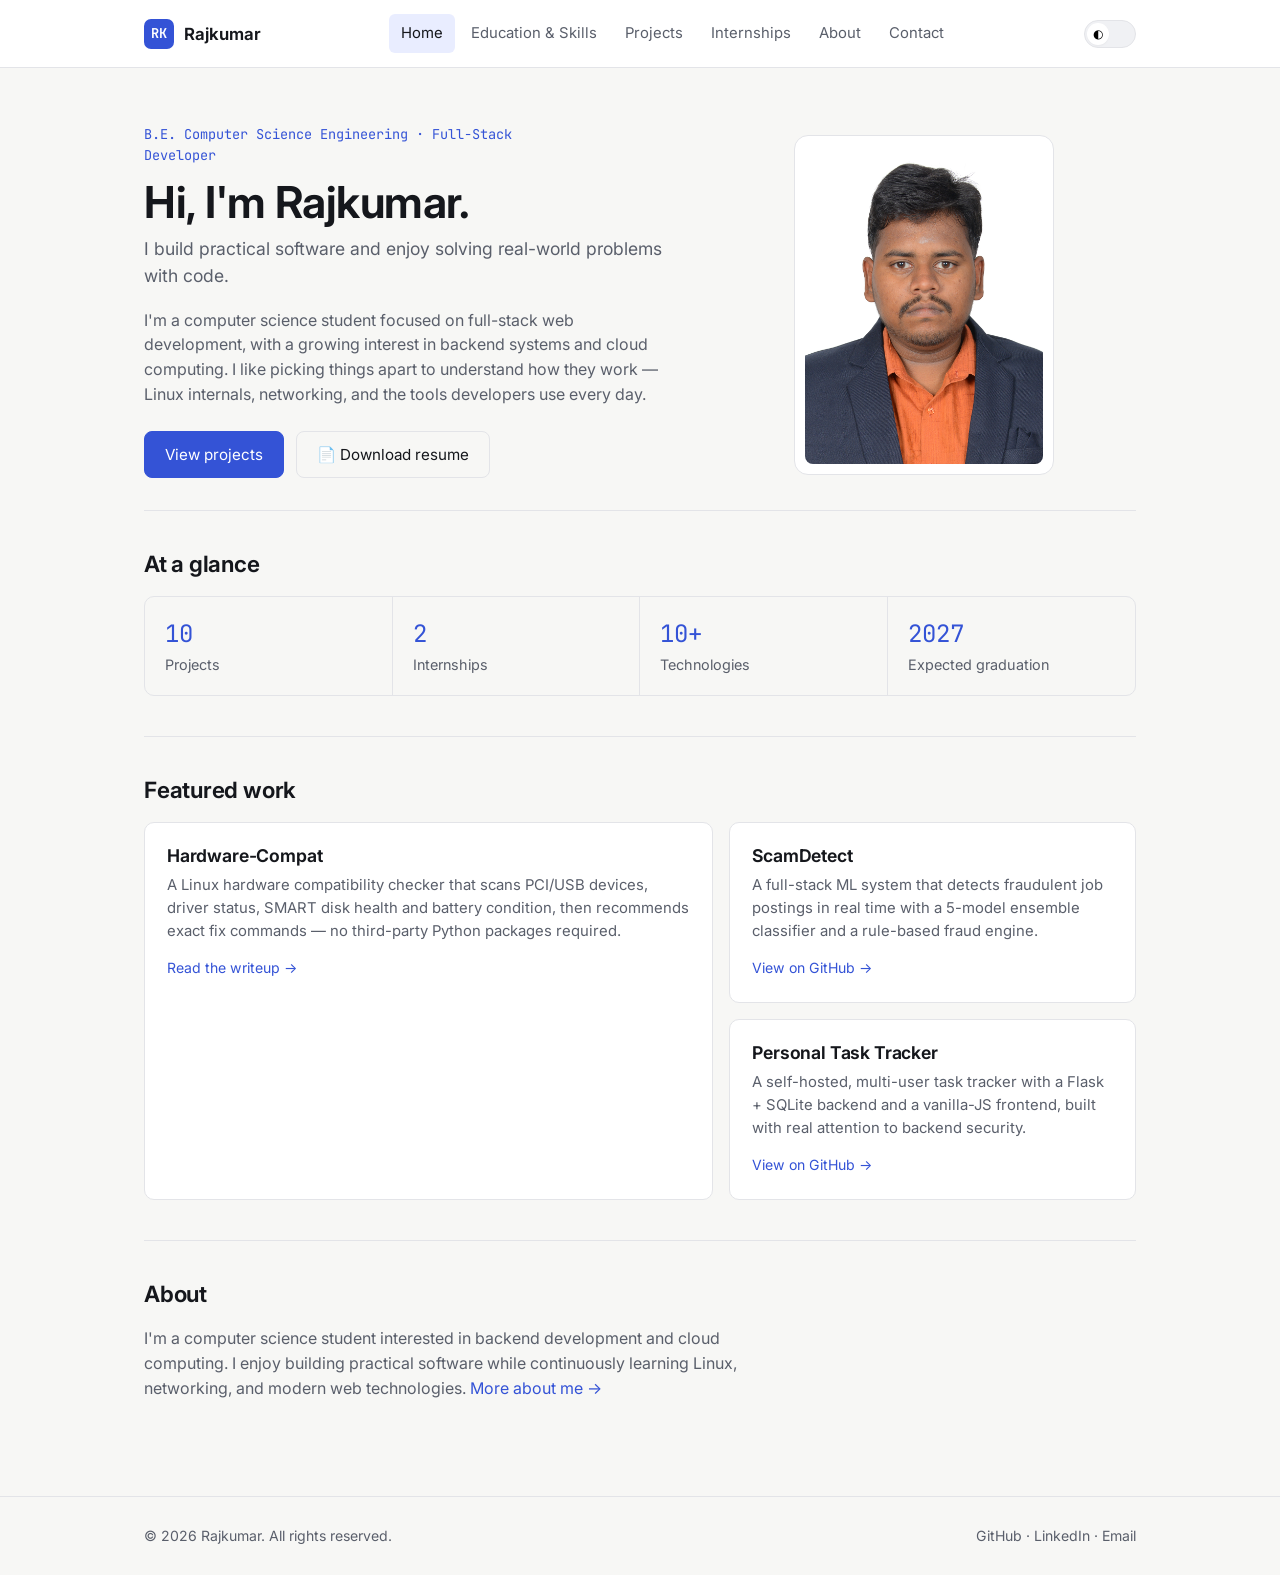
<file: src/Index.html>
<!DOCTYPE html>
<html lang="en">
<head>
    <meta charset="UTF-8">
    <meta name="viewport" content="width=device-width, initial-scale=1.0">
    <title>Rajkumar — Portfolio</title>
    <meta name="description" content="Rajkumar, B.E. Computer Science Engineering student and full-stack developer. Projects, skills and contact.">
    <link rel="icon" href="data:image/svg+xml,<svg xmlns=%22http://www.w3.org/2000/svg%22 viewBox=%220 0 16 16%22><rect width=%2216%22 height=%2216%22 rx=%223%22 fill=%22%233453d6%22/><text x=%228%22 y=%2211.5%22 font-size=%228%22 fill=%22white%22 text-anchor=%22middle%22 font-family=%22monospace%22>R</text></svg>">
    <link rel="preconnect" href="https://fonts.googleapis.com">
    <link rel="preconnect" href="https://fonts.gstatic.com" crossorigin>
    <link href="https://fonts.googleapis.com/css2?family=Inter:wght@400;500;600;650;700&family=JetBrains+Mono:wght@400;500&display=swap" rel="stylesheet">
    <link rel="stylesheet" href="styles.css">
</head>
<body>
    <nav class="site-nav">
        <div class="wrap">
            <a href="home.html" class="brand"><span class="mark">RK</span> Rajkumar</a>
            <button class="nav-burger" aria-label="Toggle menu" aria-expanded="false">☰</button>
            <ul class="nav-links">
                <li><a href="index.html" aria-current="page">Home</a></li>
                <li><a href="ed_skills.html">Education & Skills</a></li>
                <li><a href="projects.html">Projects</a></li>
                <li><a href="internships.html">Internships</a></li>
                <li><a href="about.html">About</a></li>
                <li><a href="contacts.html">Contact</a></li>
            </ul>
            <div class="nav-right">
                <button class="theme-toggle" aria-label="Toggle dark mode"><span class="knob">◐</span></button>
            </div>
        </div>
    </nav>

    <main class="wrap">
        <div class="hero">
            <div>
                <p class="eyebrow">B.E. Computer Science Engineering · Full-Stack Developer</p>
                <h1>Hi, I'm Rajkumar.</h1>
                <p class="role">I build practical software and enjoy solving real-world problems with code.</p>
                <p>I'm a computer science student focused on full-stack web development, with a growing interest in backend systems and cloud computing. I like picking things apart to understand how they work — Linux internals, networking, and the tools developers use every day.</p>
                <div class="button-group">
                    <a href="projects.html" class="btn">View projects</a>
                    <a href="Rajkumar_resume.pdf" class="btn ghost">📄 Download resume</a>
                </div>
            </div>
            <div class="hero-figure">
                <img src="Images/Me in suit.jpg" alt="Portrait of Rajkumar">
            </div>
        </div>

        <section class="block">
            <h2>At a glance</h2>
            <div class="stat-strip">
                <div class="stat"><span class="num">10</span><span class="label">Projects</span></div>
                <div class="stat"><span class="num">2</span><span class="label">Internships</span></div>
                <div class="stat"><span class="num">10+</span><span class="label">Technologies</span></div>
                <div class="stat"><span class="num">2027</span><span class="label">Expected graduation</span></div>
            </div>
        </section>

        <section class="block">
            <h2>Featured work</h2>
            <div class="feature-grid">
                <div class="feature-card wide">
                    <h3>Hardware-Compat</h3>
                    <p>A Linux hardware compatibility checker that scans PCI/USB devices, driver status, SMART disk health and battery condition, then recommends exact fix commands — no third-party Python packages required.</p>
                    <a href="projects.html">Read the writeup →</a>
                </div>
                <div class="feature-card">
                    <h3>ScamDetect</h3>
                    <p>A full-stack ML system that detects fraudulent job postings in real time with a 5-model ensemble classifier and a rule-based fraud engine.</p>
                    <a href="https://github.com/rajkumart5897/Scam-Detector" target="_blank" rel="noopener">View on GitHub →</a>
                </div>
                <div class="feature-card">
                    <h3>Personal Task Tracker</h3>
                    <p>A self-hosted, multi-user task tracker with a Flask + SQLite backend and a vanilla-JS frontend, built with real attention to backend security.</p>
                    <a href="https://github.com/rajkumart5897/Personal-Task-Tracker" target="_blank" rel="noopener">View on GitHub →</a>
                </div>
            </div>
        </section>

        <section class="block">
            <h2>About</h2>
            <p style="max-width: 62ch; color: var(--text-muted);">I'm a computer science student interested in backend development and cloud computing. I enjoy building practical software while continuously learning Linux, networking, and modern web technologies. <a href="about.html" style="color: var(--accent); text-decoration: none;">More about me →</a></p>
        </section>
    </main>

    <footer>
        <div class="wrap">
            <span>© 2026 Rajkumar. All rights reserved.</span>
            <span>
                <a href="https://github.com/rajkumart5897" target="_blank" rel="noopener">GitHub</a> ·
                <a href="contacts.html">LinkedIn</a> ·
                <a href="contacts.html">Email</a>
            </span>
        </div>
    </footer>
    <script src="theme.js"></script>
</body>
</html>
</file>
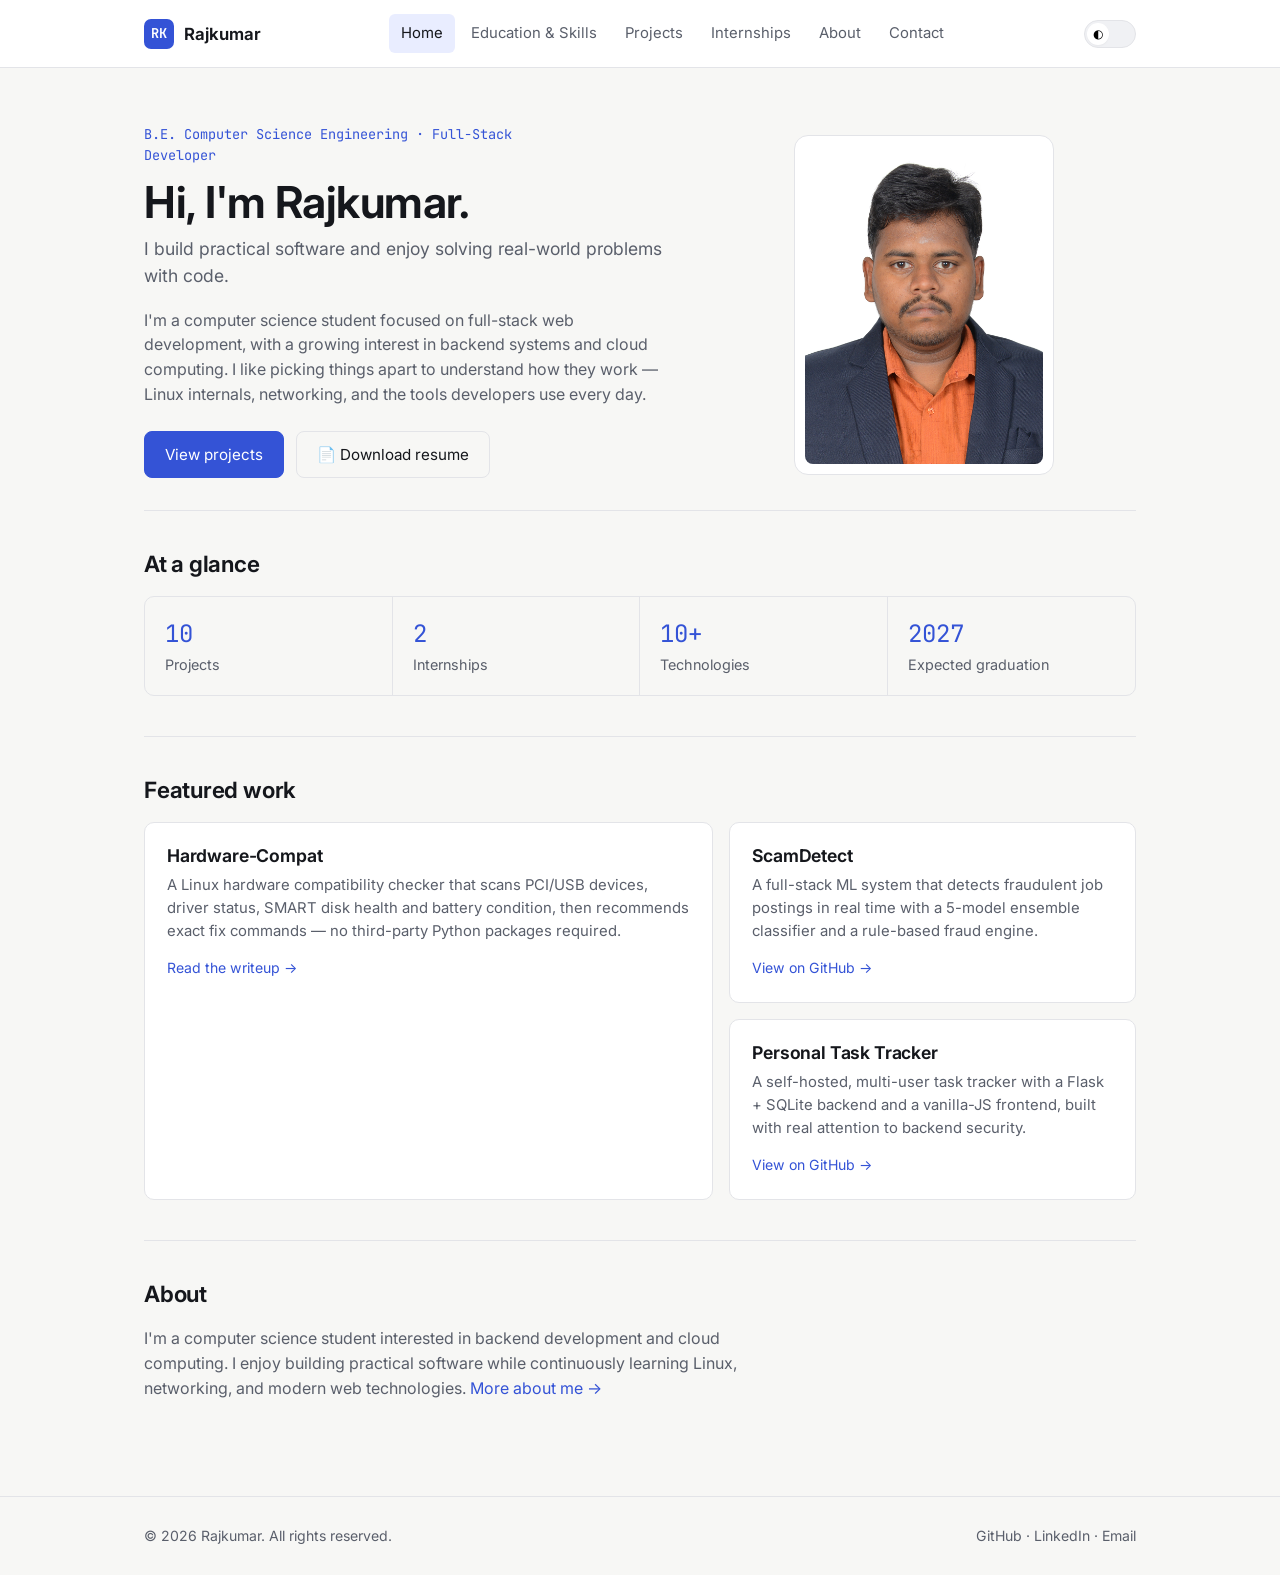
<file: web-src/index.html>
<!DOCTYPE html>
<html lang="en">
<head>
    <meta charset="UTF-8">
    <meta name="viewport" content="width=device-width, initial-scale=1.0">
    <title>Rajkumar — Portfolio</title>
    <meta name="description" content="Rajkumar, B.E. Computer Science Engineering student and full-stack developer. Projects, skills and contact.">
    <link rel="icon" href="data:image/svg+xml,<svg xmlns=%22http://www.w3.org/2000/svg%22 viewBox=%220 0 16 16%22><rect width=%2216%22 height=%2216%22 rx=%223%22 fill=%22%233453d6%22/><text x=%228%22 y=%2211.5%22 font-size=%228%22 fill=%22white%22 text-anchor=%22middle%22 font-family=%22monospace%22>R</text></svg>">
    <link rel="preconnect" href="https://fonts.googleapis.com">
    <link rel="preconnect" href="https://fonts.gstatic.com" crossorigin>
    <link href="https://fonts.googleapis.com/css2?family=Inter:wght@400;500;600;650;700&family=JetBrains+Mono:wght@400;500&display=swap" rel="stylesheet">
    <link rel="stylesheet" href="styles.css">
</head>
<body>
    <nav class="site-nav">
        <div class="wrap">
            <a href="index.html" class="brand"><span class="mark">RK</span> Rajkumar</a>
            <button class="nav-burger" aria-label="Toggle menu" aria-expanded="false">☰</button>
            <ul class="nav-links">
                <li><a href="index.html" aria-current="page">Home</a></li>
                <li><a href="ed_skills.html">Education & Skills</a></li>
                <li><a href="projects.html">Projects</a></li>
                <li><a href="internships.html">Internships</a></li>
                <li><a href="about.html">About</a></li>
                <li><a href="contacts.html">Contact</a></li>
            </ul>
            <div class="nav-right">
                <button class="theme-toggle" aria-label="Toggle dark mode"><span class="knob">◐</span></button>
            </div>
        </div>
    </nav>

    <main class="wrap">
        <div class="hero">
            <div>
                <p class="eyebrow">B.E. Computer Science Engineering · Full-Stack Developer</p>
                <h1>Hi, I'm Rajkumar.</h1>
                <p class="role">I build practical software and enjoy solving real-world problems with code.</p>
                <p>I'm a computer science student focused on full-stack web development, with a growing interest in backend systems and cloud computing. I like picking things apart to understand how they work — Linux internals, networking, and the tools developers use every day.</p>
                <div class="button-group">
                    <a href="projects.html" class="btn">View projects</a>
                    <a href="Rajkumar_resume.pdf" class="btn ghost">📄 Download resume</a>
                </div>
            </div>
            <div class="hero-figure">
                <img src="Images/Me in suit.jpg" alt="Portrait of Rajkumar">
            </div>
        </div>

        <section class="block">
            <h2>At a glance</h2>
            <div class="stat-strip">
                <div class="stat"><span class="num">10</span><span class="label">Projects</span></div>
                <div class="stat"><span class="num">2</span><span class="label">Internships</span></div>
                <div class="stat"><span class="num">10+</span><span class="label">Technologies</span></div>
                <div class="stat"><span class="num">2027</span><span class="label">Expected graduation</span></div>
            </div>
        </section>

        <section class="block">
            <h2>Featured work</h2>
            <div class="feature-grid">
                <div class="feature-card wide">
                    <h3>Hardware-Compat</h3>
                    <p>A Linux hardware compatibility checker that scans PCI/USB devices, driver status, SMART disk health and battery condition, then recommends exact fix commands — no third-party Python packages required.</p>
                    <a href="projects.html">Read the writeup →</a>
                </div>
                <div class="feature-card">
                    <h3>ScamDetect</h3>
                    <p>A full-stack ML system that detects fraudulent job postings in real time with a 5-model ensemble classifier and a rule-based fraud engine.</p>
                    <a href="https://github.com/rajkumart5897/Scam-Detector" target="_blank" rel="noopener">View on GitHub →</a>
                </div>
                <div class="feature-card">
                    <h3>Personal Task Tracker</h3>
                    <p>A self-hosted, multi-user task tracker with a Flask + SQLite backend and a vanilla-JS frontend, built with real attention to backend security.</p>
                    <a href="https://github.com/rajkumart5897/Personal-Task-Tracker" target="_blank" rel="noopener">View on GitHub →</a>
                </div>
            </div>
        </section>

        <section class="block">
            <h2>About</h2>
            <p style="max-width: 62ch; color: var(--text-muted);">I'm a computer science student interested in backend development and cloud computing. I enjoy building practical software while continuously learning Linux, networking, and modern web technologies. <a href="about.html" style="color: var(--accent); text-decoration: none;">More about me →</a></p>
        </section>
    </main>

    <footer>
        <div class="wrap">
            <span>© 2026 Rajkumar. All rights reserved.</span>
            <span>
                <a href="https://github.com/rajkumart5897" target="_blank" rel="noopener">GitHub</a> ·
                <a href="contacts.html">LinkedIn</a> ·
                <a href="contacts.html">Email</a>
            </span>
        </div>
    </footer>
    <script src="theme.js"></script>
</body>
</html>
</file>
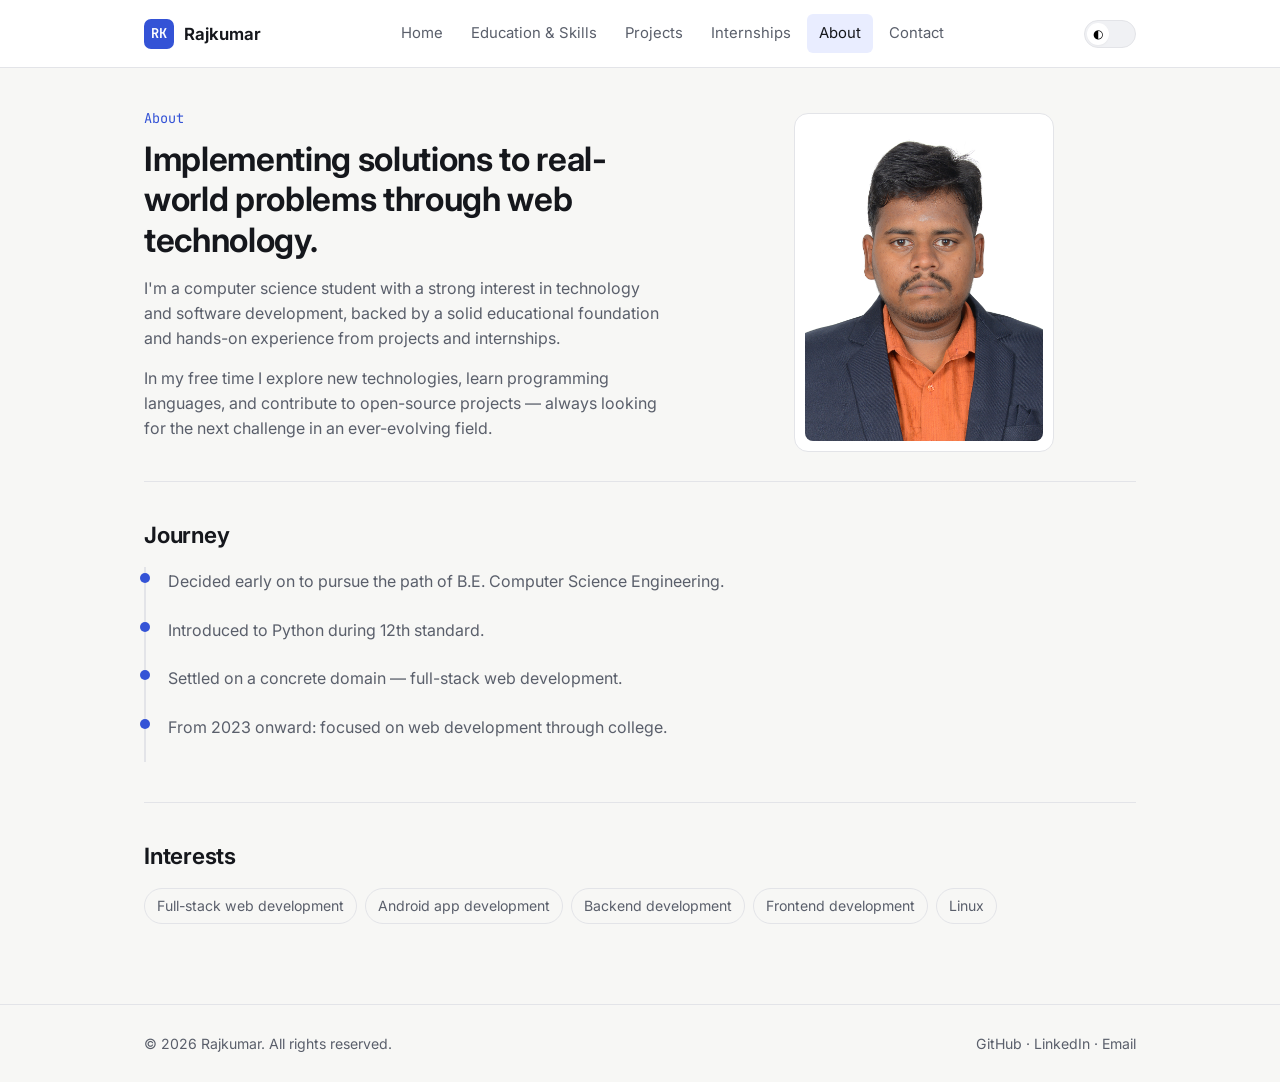
<file: src/about.html>
<!DOCTYPE html>
<html lang="en">
<head>
    <meta charset="UTF-8">
    <meta name="viewport" content="width=device-width, initial-scale=1.0">
    <title>About — Rajkumar</title>
    <link rel="preconnect" href="https://fonts.googleapis.com">
    <link rel="preconnect" href="https://fonts.gstatic.com" crossorigin>
    <link href="https://fonts.googleapis.com/css2?family=Inter:wght@400;500;600;650;700&family=JetBrains+Mono:wght@400;500&display=swap" rel="stylesheet">
    <link rel="stylesheet" href="styles.css">
</head>
<body>
    <nav class="site-nav">
        <div class="wrap">
            <a href="index.html" class="brand"><span class="mark">RK</span> Rajkumar</a>
            <button class="nav-burger" aria-label="Toggle menu" aria-expanded="false">☰</button>
            <ul class="nav-links">
                <li><a href="home.html">Home</a></li>
                <li><a href="ed_skills.html">Education & Skills</a></li>
                <li><a href="projects.html">Projects</a></li>
                <li><a href="internships.html">Internships</a></li>
                <li><a href="about.html" aria-current="page">About</a></li>
                <li><a href="contacts.html">Contact</a></li>
            </ul>
            <div class="nav-right">
                <button class="theme-toggle" aria-label="Toggle dark mode"><span class="knob">◐</span></button>
            </div>
        </div>
    </nav>

    <main class="wrap">
        <div class="hero" style="padding-top: 40px;">
            <div>
                <p class="eyebrow">About</p>
                <h1 style="font-size: clamp(1.6rem, 3vw, 2.1rem);">Implementing solutions to real-world problems through web technology.</h1>
                <p>I'm a computer science student with a strong interest in technology and software development, backed by a solid educational foundation and hands-on experience from projects and internships.</p>
                <p>In my free time I explore new technologies, learn programming languages, and contribute to open-source projects — always looking for the next challenge in an ever-evolving field.</p>
            </div>
            <div class="hero-figure">
                <img src="Images/Me in suit.jpg" alt="Portrait of Rajkumar">
            </div>
        </div>

        <section class="block">
            <h2>Journey</h2>
            <ul class="timeline">
                <li>Decided early on to pursue the path of B.E. Computer Science Engineering.</li>
                <li>Introduced to Python during 12th standard.</li>
                <li>Settled on a concrete domain — full-stack web development.</li>
                <li>From 2023 onward: focused on web development through college.</li>
            </ul>
        </section>

        <section class="block">
            <h2>Interests</h2>
            <div class="tag-row">
                <span>Full-stack web development</span>
                <span>Android app development</span>
                <span>Backend development</span>
                <span>Frontend development</span>
                <span>Linux</span>
            </div>
        </section>
    </main>

    <footer>
        <div class="wrap">
            <span>© 2026 Rajkumar. All rights reserved.</span>
            <span>
                <a href="https://github.com/rajkumart5897" target="_blank" rel="noopener">GitHub</a> ·
                <a href="contacts.html">LinkedIn</a> ·
                <a href="contacts.html">Email</a>
            </span>
        </div>
    </footer>
    <script src="theme.js"></script>
</body>
</html>
</file>
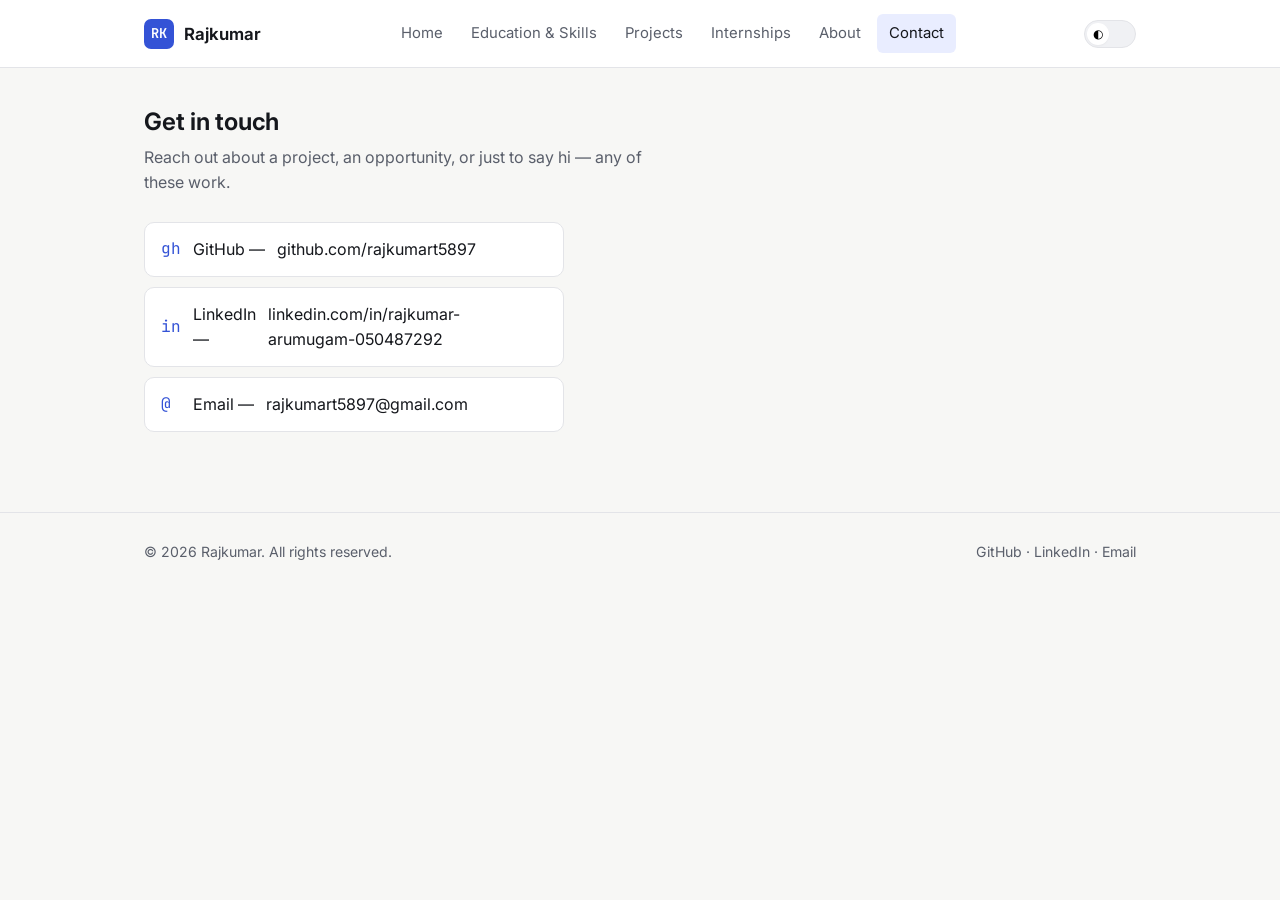
<file: src/contacts.html>
<!DOCTYPE html>
<html lang="en">
<head>
    <meta charset="UTF-8">
    <meta name="viewport" content="width=device-width, initial-scale=1.0">
    <title>Contact — Rajkumar</title>
    <link rel="preconnect" href="https://fonts.googleapis.com">
    <link rel="preconnect" href="https://fonts.gstatic.com" crossorigin>
    <link href="https://fonts.googleapis.com/css2?family=Inter:wght@400;500;600;650;700&family=JetBrains+Mono:wght@400;500&display=swap" rel="stylesheet">
    <link rel="stylesheet" href="styles.css">
</head>
<body>
    <nav class="site-nav">
        <div class="wrap">
            <a href="index.html" class="brand"><span class="mark">RK</span> Rajkumar</a>
            <button class="nav-burger" aria-label="Toggle menu" aria-expanded="false">☰</button>
            <ul class="nav-links">
                <li><a href="home.html">Home</a></li>
                <li><a href="ed_skills.html">Education & Skills</a></li>
                <li><a href="projects.html">Projects</a></li>
                <li><a href="internships.html">Internships</a></li>
                <li><a href="about.html">About</a></li>
                <li><a href="contacts.html" aria-current="page">Contact</a></li>
            </ul>
            <div class="nav-right">
                <button class="theme-toggle" aria-label="Toggle dark mode"><span class="knob">◐</span></button>
            </div>
        </div>
    </nav>

    <main class="wrap">
        <section class="block" style="border-top: none; padding-top: 40px;">
            <h1 style="margin: 0 0 8px;">Get in touch</h1>
            <p style="color: var(--text-muted); margin: 0 0 28px; max-width: 54ch;">Reach out about a project, an opportunity, or just to say hi — any of these work.</p>
            <ul class="contact-list">
                <li>
                    <!-- Replace with real GitHub URL -->
                    <a href="https://github.com/rajkumart5897" target="_blank" rel="noopener">
                        <span class="ico">gh</span> GitHub — <span class="text-muted">github.com/rajkumart5897</span>
                    </a>
                </li>
                <li>
                    <!-- Replace with real LinkedIn URL -->
                    <a href="https://www.linkedin.com/in/rajkumar-arumugam-050487292" target="_blank" rel="noopener">
                        <span class="ico">in</span> LinkedIn — <span class="text-muted">linkedin.com/in/rajkumar-arumugam-050487292</span>
                    </a>
                </li>
                <li>
                    <!-- Replace with real email address -->
                    <a href="mailto:rajkumart5897@gmail.com">
                        <span class="ico">@</span> Email — <span class="text-muted">rajkumart5897@gmail.com</span>
                    </a>
                </li>
            </ul>
        </section>
    </main>

    <footer>
        <div class="wrap">
            <span>© 2026 Rajkumar. All rights reserved.</span>
            <span>
                <a href="https://github.com/rajkumart5897" target="_blank" rel="noopener">GitHub</a> ·
                <a href="contacts.html">LinkedIn</a> ·
                <a href="contacts.html">Email</a>
            </span>
        </div>
    </footer>
    <script src="theme.js"></script>
</body>
</html>
</file>
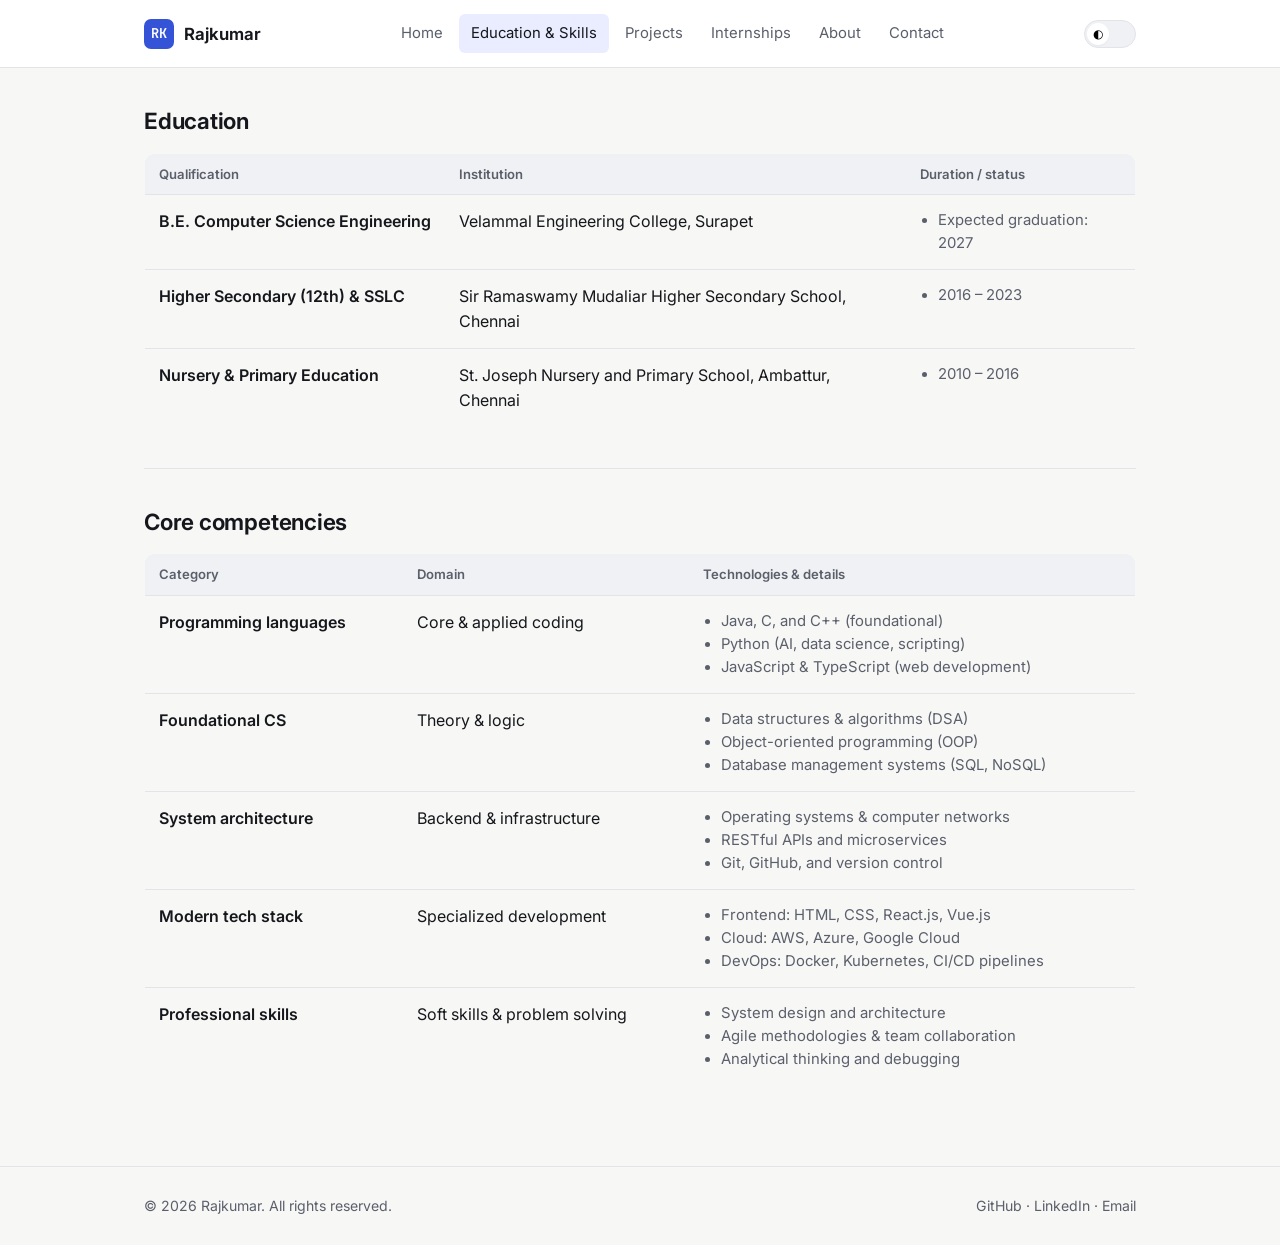
<file: src/ed_skills.html>
<!DOCTYPE html>
<html lang="en">
<head>
    <meta charset="UTF-8">
    <meta name="viewport" content="width=device-width, initial-scale=1.0">
    <title>Education & Skills — Rajkumar</title>
    <link rel="preconnect" href="https://fonts.googleapis.com">
    <link rel="preconnect" href="https://fonts.gstatic.com" crossorigin>
    <link href="https://fonts.googleapis.com/css2?family=Inter:wght@400;500;600;650;700&family=JetBrains+Mono:wght@400;500&display=swap" rel="stylesheet">
    <link rel="stylesheet" href="styles.css">
</head>
<body>
    <nav class="site-nav">
        <div class="wrap">
            <a href="index.html" class="brand"><span class="mark">RK</span> Rajkumar</a>
            <button class="nav-burger" aria-label="Toggle menu" aria-expanded="false">☰</button>
            <ul class="nav-links">
                <li><a href="home.html">Home</a></li>
                <li><a href="ed_skills.html" aria-current="page">Education & Skills</a></li>
                <li><a href="projects.html">Projects</a></li>
                <li><a href="internships.html">Internships</a></li>
                <li><a href="about.html">About</a></li>
                <li><a href="contacts.html">Contact</a></li>
            </ul>
            <div class="nav-right">
                <button class="theme-toggle" aria-label="Toggle dark mode"><span class="knob">◐</span></button>
            </div>
        </div>
    </nav>

    <main class="wrap">
        <section class="block" style="border-top: none; padding-top: 40px;">
            <h2>Education</h2>
            <table class="skills-table">
                <thead>
                    <tr><th>Qualification</th><th>Institution</th><th>Duration / status</th></tr>
                </thead>
                <tbody>
                    <tr>
                        <td class="skill-category">B.E. Computer Science Engineering</td>
                        <td>Velammal Engineering College, Surapet</td>
                        <td><ul class="skill-list"><li>Expected graduation: 2027</li></ul></td>
                    </tr>
                    <tr>
                        <td class="skill-category">Higher Secondary (12th) &amp; SSLC</td>
                        <td>Sir Ramaswamy Mudaliar Higher Secondary School, Chennai</td>
                        <td><ul class="skill-list"><li>2016 – 2023</li></ul></td>
                    </tr>
                    <tr>
                        <td class="skill-category">Nursery &amp; Primary Education</td>
                        <td>St. Joseph Nursery and Primary School, Ambattur, Chennai</td>
                        <td><ul class="skill-list"><li>2010 – 2016</li></ul></td>
                    </tr>
                </tbody>
            </table>
        </section>

        <section class="block">
            <h2>Core competencies</h2>
            <table class="skills-table">
                <thead>
                    <tr><th>Category</th><th>Domain</th><th>Technologies & details</th></tr>
                </thead>
                <tbody>
                    <tr>
                        <td class="skill-category">Programming languages</td>
                        <td>Core & applied coding</td>
                        <td>
                            <ul class="skill-list">
                                <li>Java, C, and C++ (foundational)</li>
                                <li>Python (AI, data science, scripting)</li>
                                <li>JavaScript & TypeScript (web development)</li>
                            </ul>
                        </td>
                    </tr>
                    <tr>
                        <td class="skill-category">Foundational CS</td>
                        <td>Theory & logic</td>
                        <td>
                            <ul class="skill-list">
                                <li>Data structures & algorithms (DSA)</li>
                                <li>Object-oriented programming (OOP)</li>
                                <li>Database management systems (SQL, NoSQL)</li>
                            </ul>
                        </td>
                    </tr>
                    <tr>
                        <td class="skill-category">System architecture</td>
                        <td>Backend & infrastructure</td>
                        <td>
                            <ul class="skill-list">
                                <li>Operating systems & computer networks</li>
                                <li>RESTful APIs and microservices</li>
                                <li>Git, GitHub, and version control</li>
                            </ul>
                        </td>
                    </tr>
                    <tr>
                        <td class="skill-category">Modern tech stack</td>
                        <td>Specialized development</td>
                        <td>
                            <ul class="skill-list">
                                <li>Frontend: HTML, CSS, React.js, Vue.js</li>
                                <li>Cloud: AWS, Azure, Google Cloud</li>
                                <li>DevOps: Docker, Kubernetes, CI/CD pipelines</li>
                            </ul>
                        </td>
                    </tr>
                    <tr>
                        <td class="skill-category">Professional skills</td>
                        <td>Soft skills & problem solving</td>
                        <td>
                            <ul class="skill-list">
                                <li>System design and architecture</li>
                                <li>Agile methodologies & team collaboration</li>
                                <li>Analytical thinking and debugging</li>
                            </ul>
                        </td>
                    </tr>
                </tbody>
            </table>
        </section>
    </main>

    <footer>
        <div class="wrap">
            <span>© 2026 Rajkumar. All rights reserved.</span>
            <span>
                <a href="https://github.com/rajkumart5897" target="_blank" rel="noopener">GitHub</a> ·
                <a href="contacts.html">LinkedIn</a> ·
                <a href="contacts.html">Email</a>
            </span>
        </div>
    </footer>
    <script src="theme.js"></script>
</body>
</html>
</file>
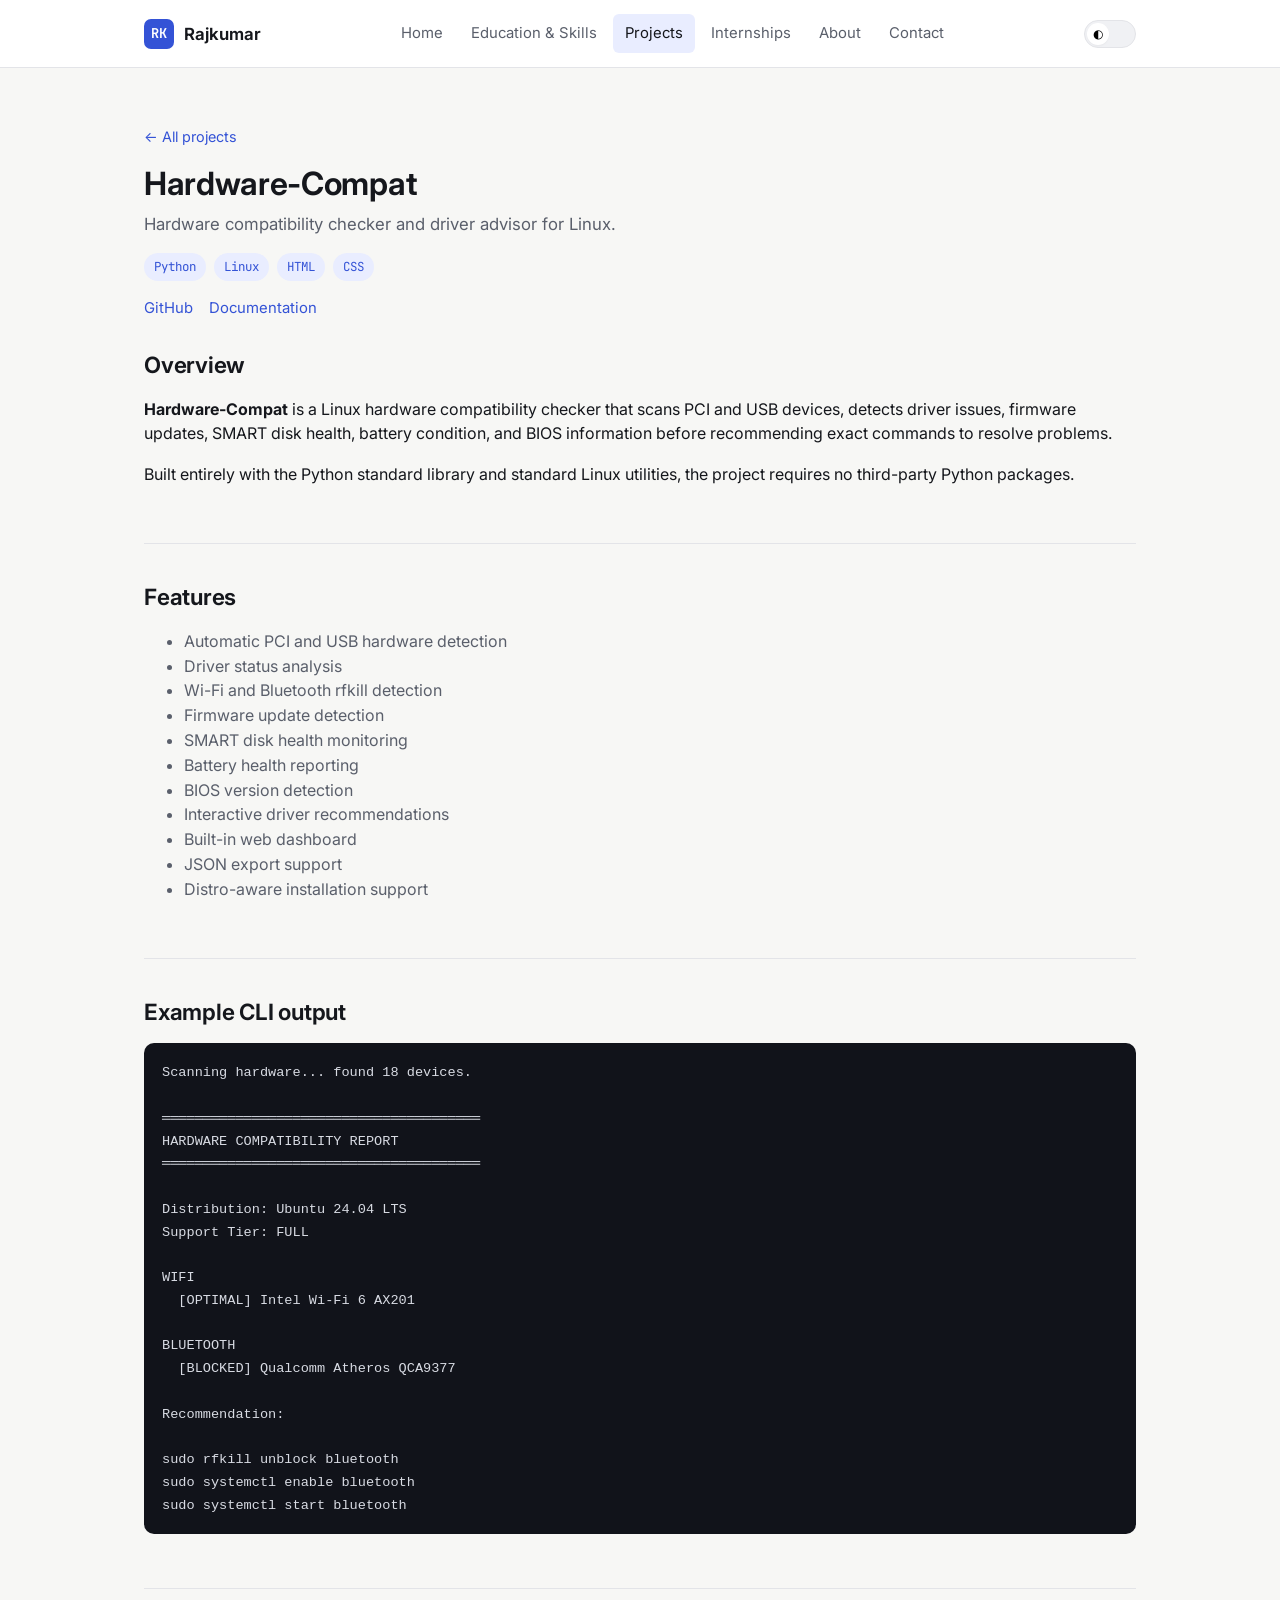
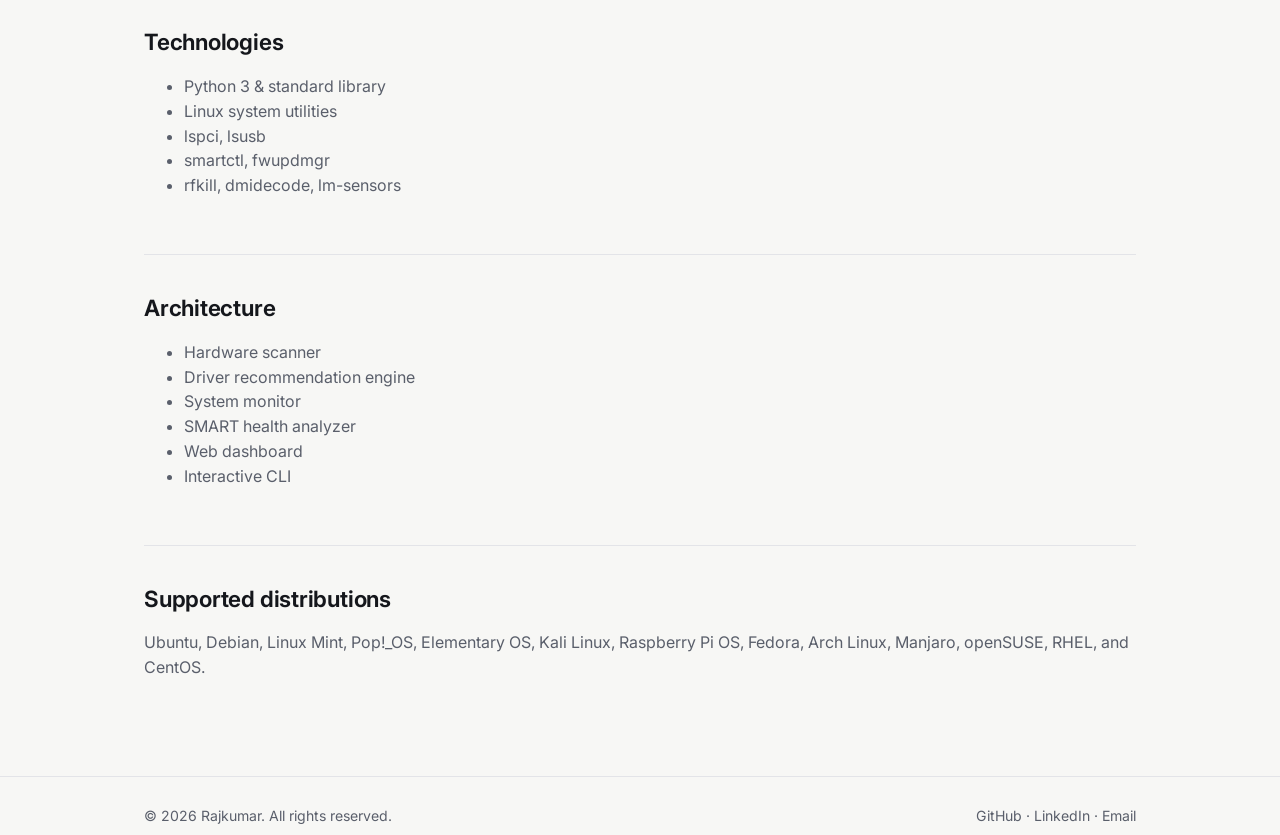
<file: src/hardware-compat.html>
<!DOCTYPE html>
<html lang="en">
<head>
    <meta charset="UTF-8">
    <meta name="viewport" content="width=device-width, initial-scale=1.0">
    <title>Hardware-Compat — Rajkumar</title>
    <link rel="preconnect" href="https://fonts.googleapis.com">
    <link rel="preconnect" href="https://fonts.gstatic.com" crossorigin>
    <link href="https://fonts.googleapis.com/css2?family=Inter:wght@400;500;600;650;700&family=JetBrains+Mono:wght@400;500&display=swap" rel="stylesheet">
    <link rel="stylesheet" href="styles.css">
</head>
<body>
    <nav class="site-nav">
        <div class="wrap">
            <a href="index.html" class="brand"><span class="mark">RK</span> Rajkumar</a>
            <button class="nav-burger" aria-label="Toggle menu" aria-expanded="false">☰</button>
            <ul class="nav-links">
                <li><a href="home.html">Home</a></li>
                <li><a href="ed_skills.html">Education & Skills</a></li>
                <li><a href="projects.html" aria-current="page">Projects</a></li>
                <li><a href="internships.html">Internships</a></li>
                <li><a href="about.html">About</a></li>
                <li><a href="contacts.html">Contact</a></li>
            </ul>
            <div class="nav-right">
                <button class="theme-toggle" aria-label="Toggle dark mode"><span class="knob">◐</span></button>
            </div>
        </div>
    </nav>

    <main class="wrap" style="padding-top: 40px;">
        <p><a href="projects.html" style="color: var(--accent); text-decoration: none; font-size: 0.9rem;">← All projects</a></p>

        <header class="project-hero" style="margin: 16px 0 32px;">
            <h1>Hardware-Compat</h1>
            <p class="tagline">Hardware compatibility checker and driver advisor for Linux.</p>
            <div class="tech-stack">
                <span>Python</span><span>Linux</span><span>HTML</span><span>CSS</span>
            </div>
            <div class="project-links">
                <a href="https://github.com/rajkumart5897/Hardware-Compat" target="_blank" rel="noopener">GitHub</a>
                <a href="https://github.com/rajkumart5897/Hardware-Compat/blob/main/README.md" target="_blank" rel="noopener">Documentation</a>
            </div>
        </header>

        <section class="block" style="border-top: none; padding-top: 0;">
            <h2>Overview</h2>
            <p><strong>Hardware-Compat</strong> is a Linux hardware compatibility checker that scans PCI and USB devices, detects driver issues, firmware updates, SMART disk health, battery condition, and BIOS information before recommending exact commands to resolve problems.</p>
            <p>Built entirely with the Python standard library and standard Linux utilities, the project requires no third-party Python packages.</p>
        </section>

        <section class="block">
            <h2>Features</h2>
            <ul style="text-align: left; color: var(--text-muted);">
                <li>Automatic PCI and USB hardware detection</li>
                <li>Driver status analysis</li>
                <li>Wi-Fi and Bluetooth rfkill detection</li>
                <li>Firmware update detection</li>
                <li>SMART disk health monitoring</li>
                <li>Battery health reporting</li>
                <li>BIOS version detection</li>
                <li>Interactive driver recommendations</li>
                <li>Built-in web dashboard</li>
                <li>JSON export support</li>
                <li>Distro-aware installation support</li>
            </ul>
        </section>

        <section class="block">
            <h2>Example CLI output</h2>
            <pre class="terminal"><code>Scanning hardware... found 18 devices.

═══════════════════════════════════════
HARDWARE COMPATIBILITY REPORT
═══════════════════════════════════════

Distribution: Ubuntu 24.04 LTS
Support Tier: FULL

WIFI
  [OPTIMAL] Intel Wi-Fi 6 AX201

BLUETOOTH
  [BLOCKED] Qualcomm Atheros QCA9377

Recommendation:

sudo rfkill unblock bluetooth
sudo systemctl enable bluetooth
sudo systemctl start bluetooth</code></pre>
        </section>

        <section class="block">
            <h2>Technologies</h2>
            <ul style="text-align: left; color: var(--text-muted);">
                <li>Python 3 & standard library</li>
                <li>Linux system utilities</li>
                <li>lspci, lsusb</li>
                <li>smartctl, fwupdmgr</li>
                <li>rfkill, dmidecode, lm-sensors</li>
            </ul>
        </section>

        <section class="block">
            <h2>Architecture</h2>
            <ul style="text-align: left; color: var(--text-muted);">
                <li>Hardware scanner</li>
                <li>Driver recommendation engine</li>
                <li>System monitor</li>
                <li>SMART health analyzer</li>
                <li>Web dashboard</li>
                <li>Interactive CLI</li>
            </ul>
        </section>

        <section class="block">
            <h2>Supported distributions</h2>
            <p style="color: var(--text-muted);">Ubuntu, Debian, Linux Mint, Pop!_OS, Elementary OS, Kali Linux, Raspberry Pi OS, Fedora, Arch Linux, Manjaro, openSUSE, RHEL, and CentOS.</p>
        </section>
    </main>

    <footer>
        <div class="wrap">
            <span>© 2026 Rajkumar. All rights reserved.</span>
            <span>
                <a href="https://github.com/rajkumart5897" target="_blank" rel="noopener">GitHub</a> ·
                <a href="contacts.html">LinkedIn</a> ·
                <a href="contacts.html">Email</a>
            </span>
        </div>
    </footer>
    <script src="theme.js"></script>
</body>
</html>
</file>
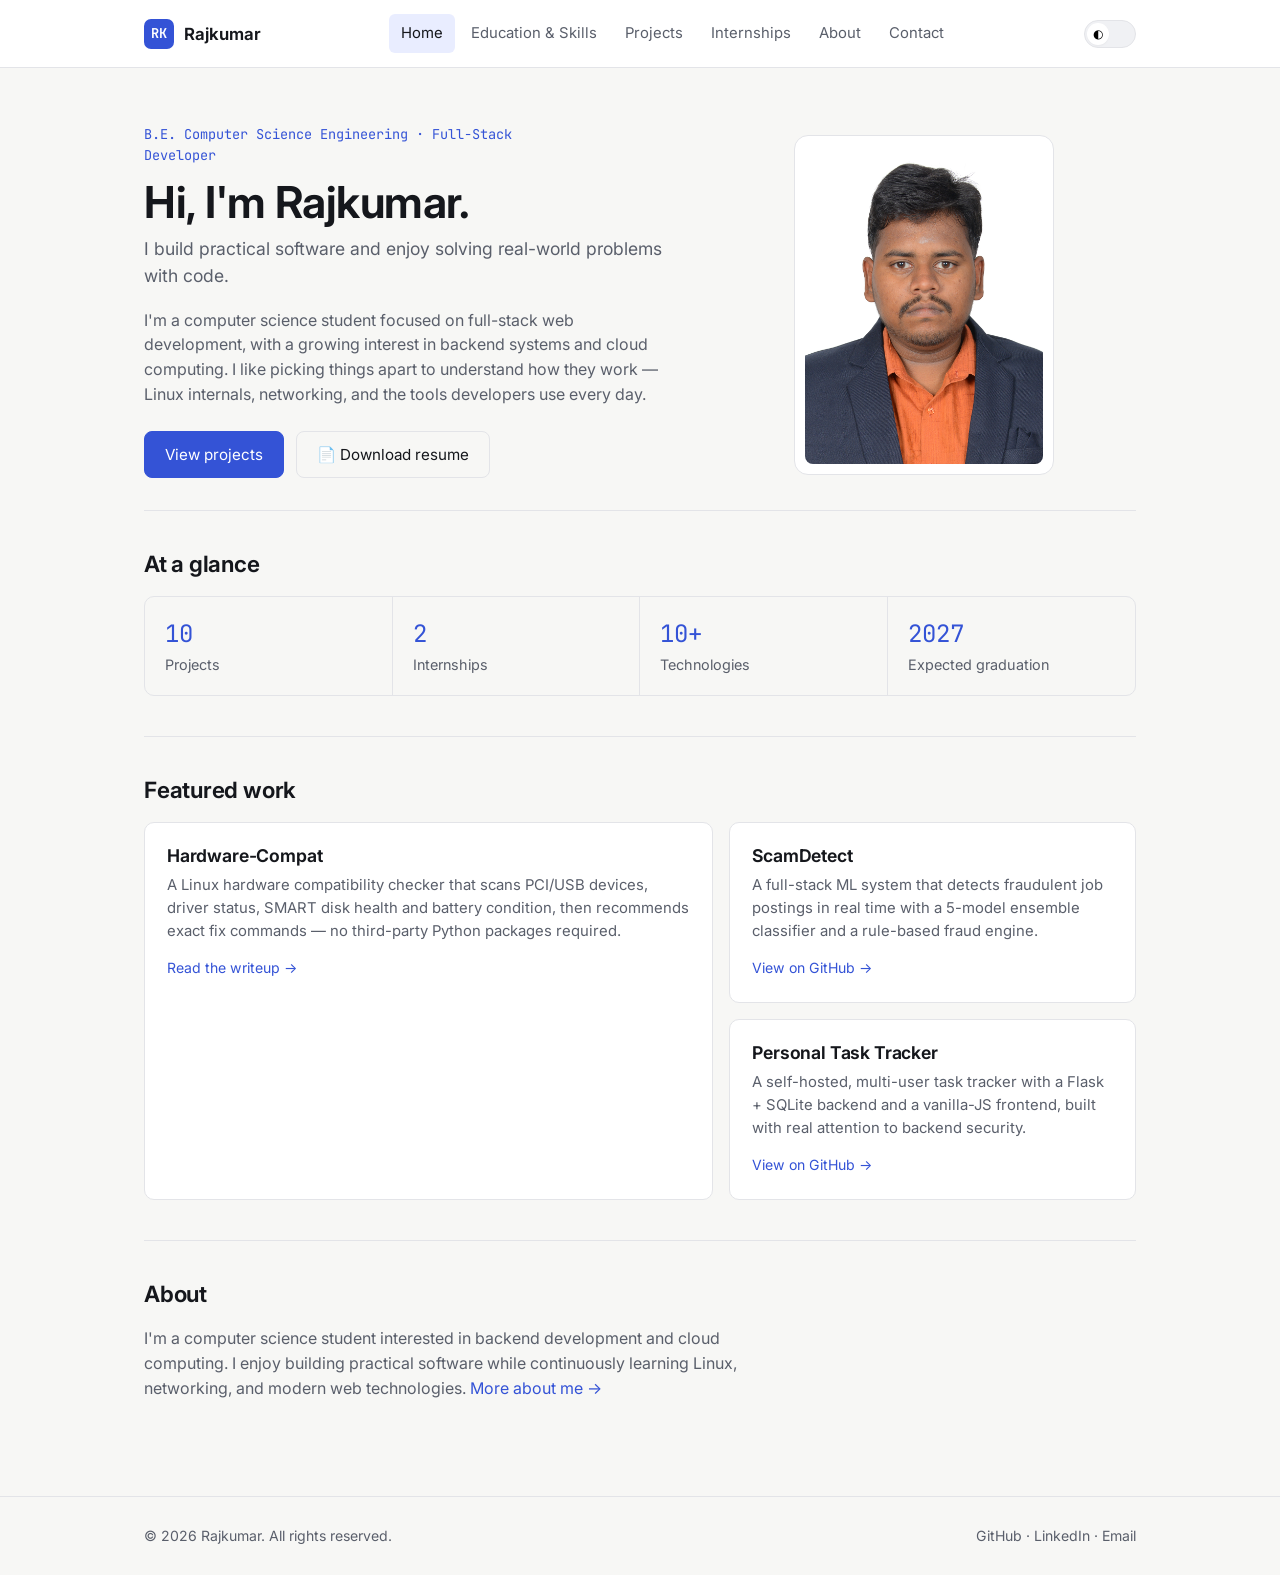
<file: src/home.html>
<!DOCTYPE html>
<html lang="en">
<head>
    <meta charset="UTF-8">
    <meta name="viewport" content="width=device-width, initial-scale=1.0">
    <title>Rajkumar — Portfolio</title>
    <meta name="description" content="Rajkumar, B.E. Computer Science Engineering student and full-stack developer. Projects, skills and contact.">
    <link rel="icon" href="data:image/svg+xml,<svg xmlns=%22http://www.w3.org/2000/svg%22 viewBox=%220 0 16 16%22><rect width=%2216%22 height=%2216%22 rx=%223%22 fill=%22%233453d6%22/><text x=%228%22 y=%2211.5%22 font-size=%228%22 fill=%22white%22 text-anchor=%22middle%22 font-family=%22monospace%22>R</text></svg>">
    <link rel="preconnect" href="https://fonts.googleapis.com">
    <link rel="preconnect" href="https://fonts.gstatic.com" crossorigin>
    <link href="https://fonts.googleapis.com/css2?family=Inter:wght@400;500;600;650;700&family=JetBrains+Mono:wght@400;500&display=swap" rel="stylesheet">
    <link rel="stylesheet" href="styles.css">
</head>
<body>
    <nav class="site-nav">
        <div class="wrap">
            <a href="home.html" class="brand"><span class="mark">RK</span> Rajkumar</a>
            <button class="nav-burger" aria-label="Toggle menu" aria-expanded="false">☰</button>
            <ul class="nav-links">
                <li><a href="home.html" aria-current="page">Home</a></li>
                <li><a href="ed_skills.html">Education & Skills</a></li>
                <li><a href="projects.html">Projects</a></li>
                <li><a href="internships.html">Internships</a></li>
                <li><a href="about.html">About</a></li>
                <li><a href="contacts.html">Contact</a></li>
            </ul>
            <div class="nav-right">
                <button class="theme-toggle" aria-label="Toggle dark mode"><span class="knob">◐</span></button>
            </div>
        </div>
    </nav>

    <main class="wrap">
        <div class="hero">
            <div>
                <p class="eyebrow">B.E. Computer Science Engineering · Full-Stack Developer</p>
                <h1>Hi, I'm Rajkumar.</h1>
                <p class="role">I build practical software and enjoy solving real-world problems with code.</p>
                <p>I'm a computer science student focused on full-stack web development, with a growing interest in backend systems and cloud computing. I like picking things apart to understand how they work — Linux internals, networking, and the tools developers use every day.</p>
                <div class="button-group">
                    <a href="projects.html" class="btn">View projects</a>
                    <a href="Rajkumar_resume.pdf" class="btn ghost">📄 Download resume</a>
                </div>
            </div>
            <div class="hero-figure">
                <img src="Images/Me in suit.jpg" alt="Portrait of Rajkumar">
            </div>
        </div>

        <section class="block">
            <h2>At a glance</h2>
            <div class="stat-strip">
                <div class="stat"><span class="num">10</span><span class="label">Projects</span></div>
                <div class="stat"><span class="num">2</span><span class="label">Internships</span></div>
                <div class="stat"><span class="num">10+</span><span class="label">Technologies</span></div>
                <div class="stat"><span class="num">2027</span><span class="label">Expected graduation</span></div>
            </div>
        </section>

        <section class="block">
            <h2>Featured work</h2>
            <div class="feature-grid">
                <div class="feature-card wide">
                    <h3>Hardware-Compat</h3>
                    <p>A Linux hardware compatibility checker that scans PCI/USB devices, driver status, SMART disk health and battery condition, then recommends exact fix commands — no third-party Python packages required.</p>
                    <a href="projects.html">Read the writeup →</a>
                </div>
                <div class="feature-card">
                    <h3>ScamDetect</h3>
                    <p>A full-stack ML system that detects fraudulent job postings in real time with a 5-model ensemble classifier and a rule-based fraud engine.</p>
                    <a href="https://github.com/rajkumart5897/Scam-Detector" target="_blank" rel="noopener">View on GitHub →</a>
                </div>
                <div class="feature-card">
                    <h3>Personal Task Tracker</h3>
                    <p>A self-hosted, multi-user task tracker with a Flask + SQLite backend and a vanilla-JS frontend, built with real attention to backend security.</p>
                    <a href="https://github.com/rajkumart5897/Personal-Task-Tracker" target="_blank" rel="noopener">View on GitHub →</a>
                </div>
            </div>
        </section>

        <section class="block">
            <h2>About</h2>
            <p style="max-width: 62ch; color: var(--text-muted);">I'm a computer science student interested in backend development and cloud computing. I enjoy building practical software while continuously learning Linux, networking, and modern web technologies. <a href="about.html" style="color: var(--accent); text-decoration: none;">More about me →</a></p>
        </section>
    </main>

    <footer>
        <div class="wrap">
            <span>© 2026 Rajkumar. All rights reserved.</span>
            <span>
                <a href="https://github.com/rajkumart5897" target="_blank" rel="noopener">GitHub</a> ·
                <a href="contacts.html">LinkedIn</a> ·
                <a href="contacts.html">Email</a>
            </span>
        </div>
    </footer>
    <script src="theme.js"></script>
</body>
</html>
</file>
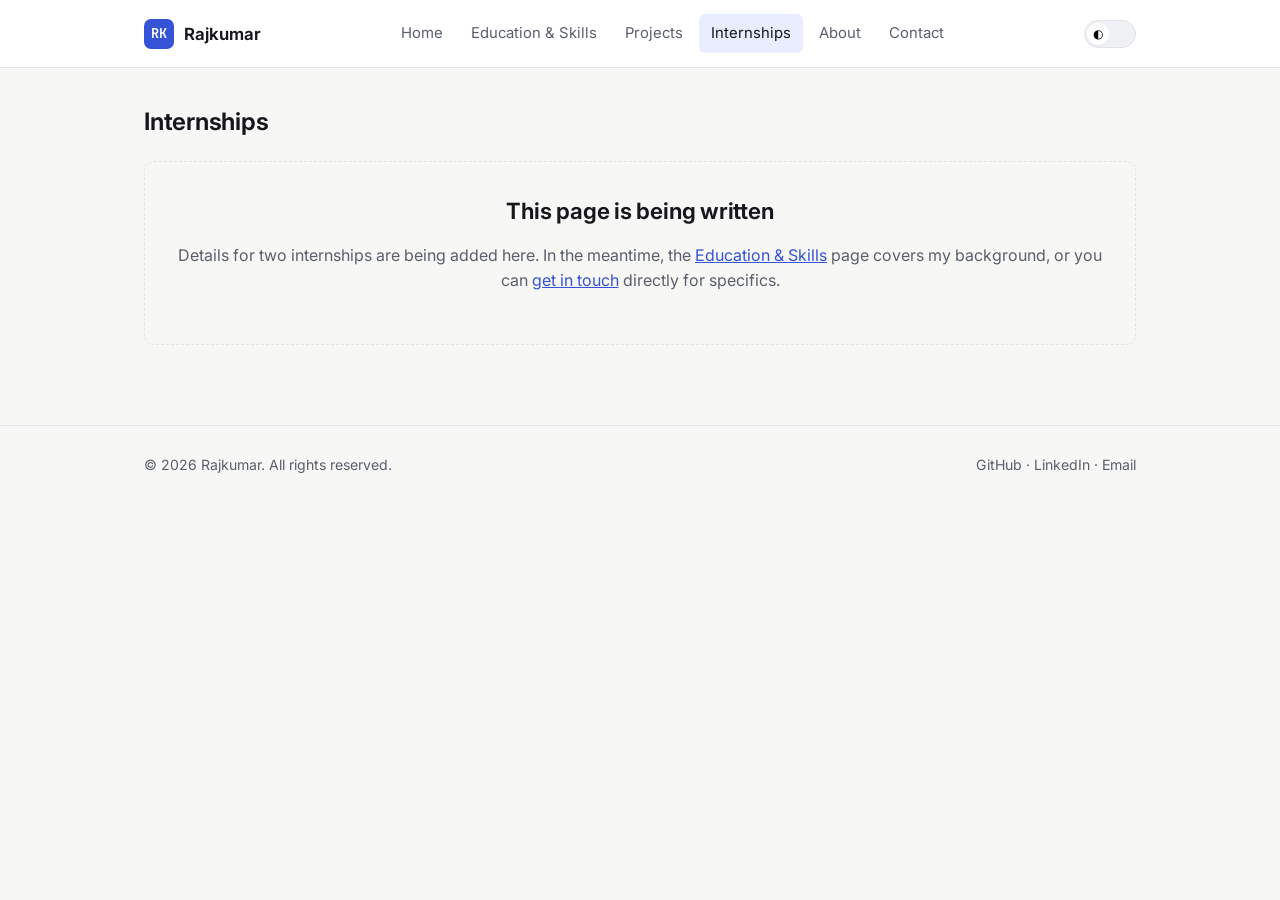
<file: src/internships.html>
<!DOCTYPE html>
<html lang="en">
<head>
    <meta charset="UTF-8">
    <meta name="viewport" content="width=device-width, initial-scale=1.0">
    <title>Internships — Rajkumar</title>
    <link rel="preconnect" href="https://fonts.googleapis.com">
    <link rel="preconnect" href="https://fonts.gstatic.com" crossorigin>
    <link href="https://fonts.googleapis.com/css2?family=Inter:wght@400;500;600;650;700&family=JetBrains+Mono:wght@400;500&display=swap" rel="stylesheet">
    <link rel="stylesheet" href="styles.css">
</head>
<body>
    <nav class="site-nav">
        <div class="wrap">
            <a href="index.html" class="brand"><span class="mark">RK</span> Rajkumar</a>
            <button class="nav-burger" aria-label="Toggle menu" aria-expanded="false">☰</button>
            <ul class="nav-links">
                <li><a href="home.html">Home</a></li>
                <li><a href="ed_skills.html">Education & Skills</a></li>
                <li><a href="projects.html">Projects</a></li>
                <li><a href="internships.html" aria-current="page">Internships</a></li>
                <li><a href="about.html">About</a></li>
                <li><a href="contacts.html">Contact</a></li>
            </ul>
            <div class="nav-right">
                <button class="theme-toggle" aria-label="Toggle dark mode"><span class="knob">◐</span></button>
            </div>
        </div>
    </nav>

    <main class="wrap">
        <section class="block" style="border-top: none; padding-top: 40px;">
            <h1 style="margin: 0 0 24px;">Internships</h1>
            <div class="empty-state">
                <h2>This page is being written</h2>
                <p>Details for two internships are being added here. In the meantime, the <a href="ed_skills.html" style="color: var(--accent);">Education & Skills</a> page covers my background, or you can <a href="contacts.html" style="color: var(--accent);">get in touch</a> directly for specifics.</p>
            </div>
        </section>
    </main>

    <footer>
        <div class="wrap">
            <span>© 2026 Rajkumar. All rights reserved.</span>
            <span>
                <a href="https://github.com/rajkumart5897" target="_blank" rel="noopener">GitHub</a> ·
                <a href="contacts.html">LinkedIn</a> ·
                <a href="contacts.html">Email</a>
            </span>
        </div>
    </footer>
    <script src="theme.js"></script>
</body>
</html>
</file>
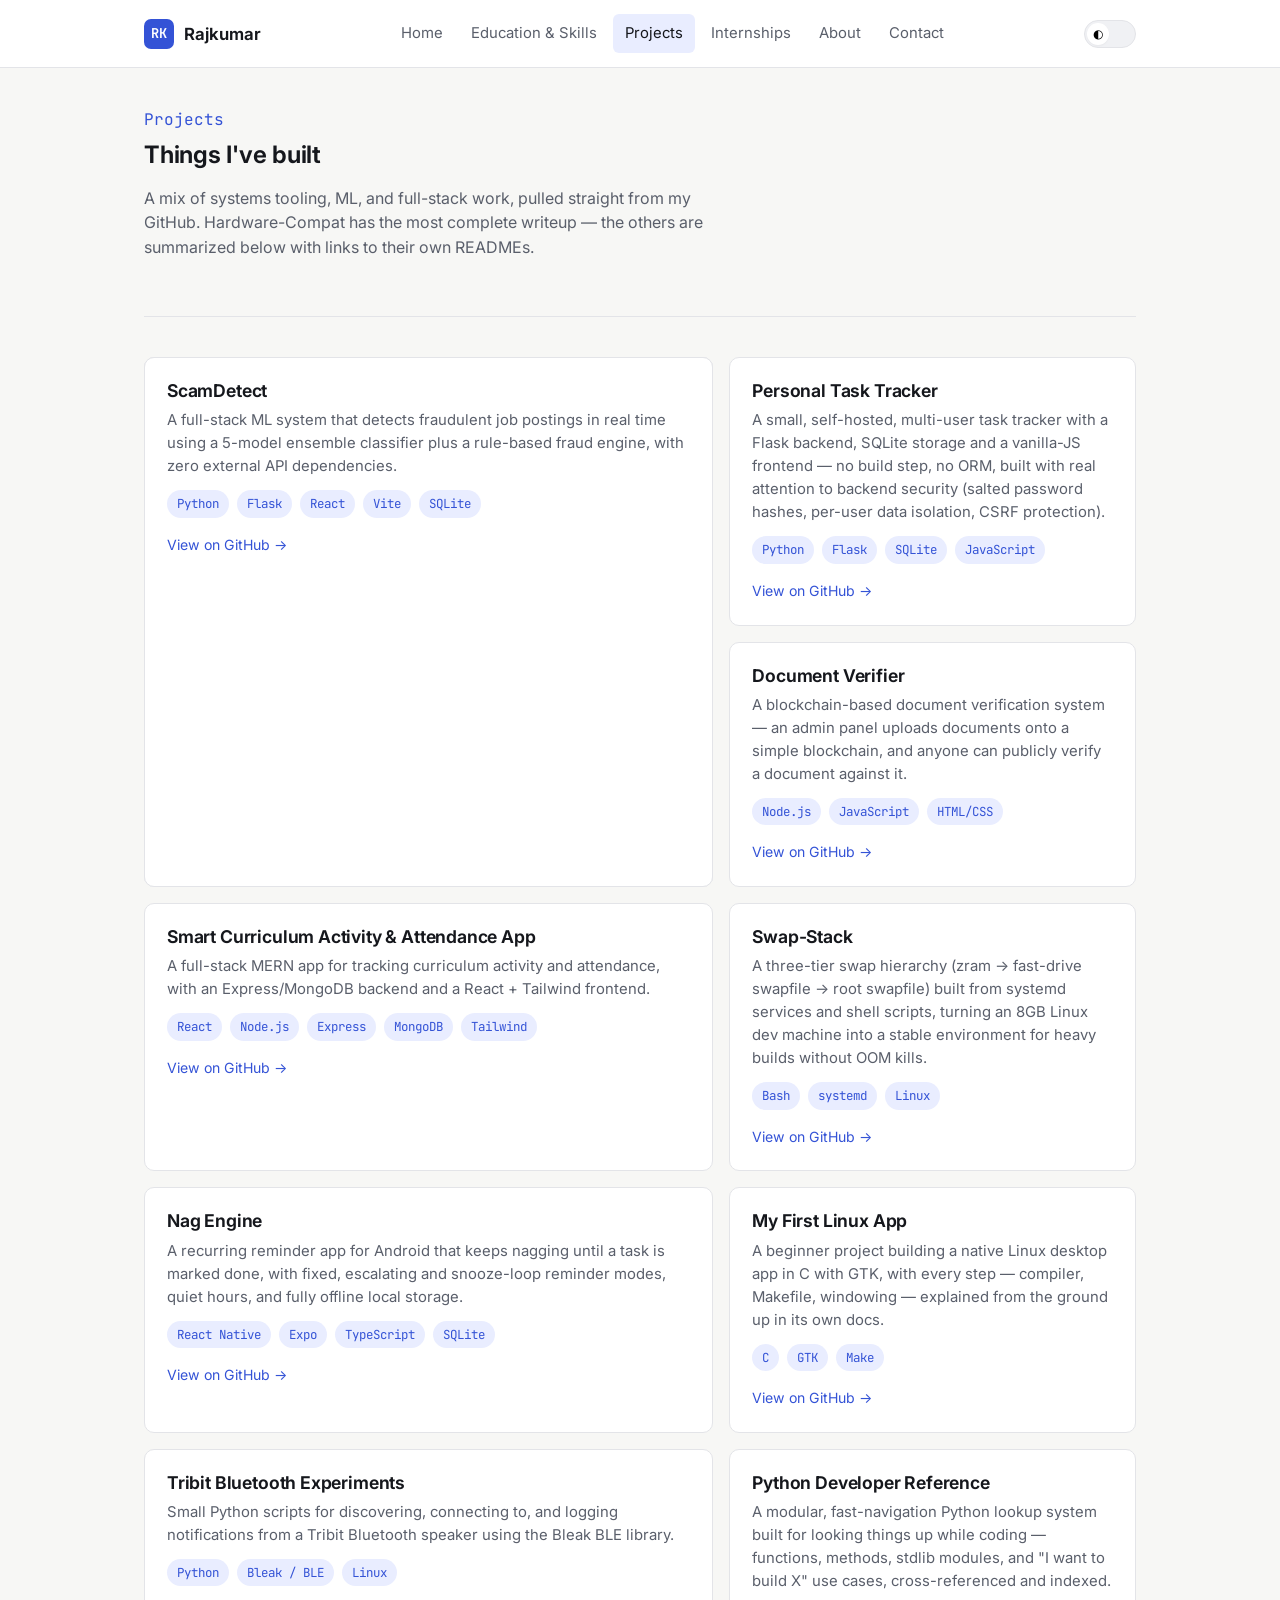
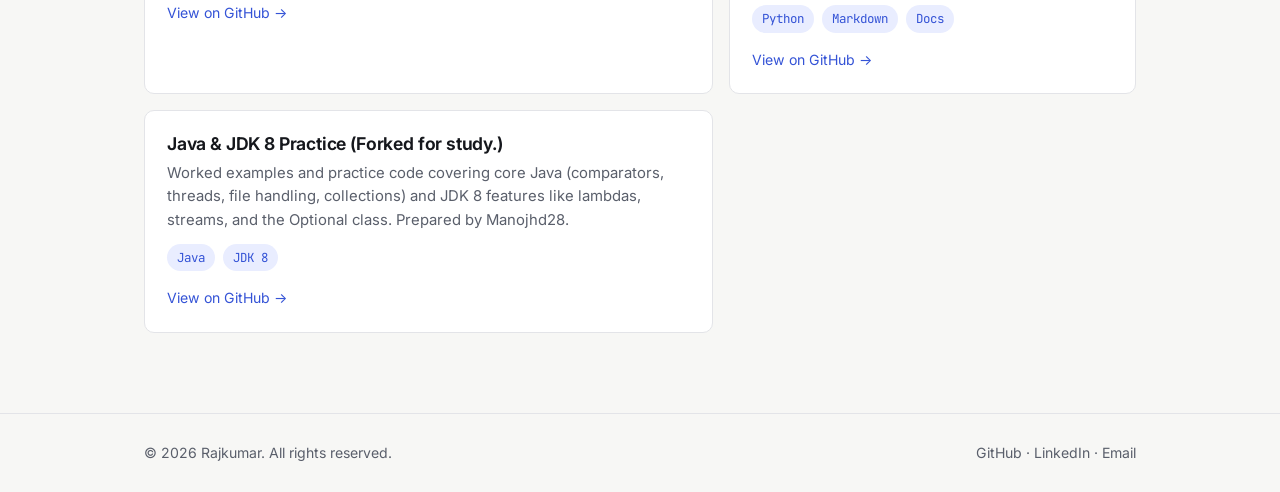
<file: src/projects.html>
<!DOCTYPE html>
<html lang="en">
<head>
    <meta charset="UTF-8">
    <meta name="viewport" content="width=device-width, initial-scale=1.0">
    <title>Projects — Rajkumar</title>
    <link rel="preconnect" href="https://fonts.googleapis.com">
    <link rel="preconnect" href="https://fonts.gstatic.com" crossorigin>
    <link href="https://fonts.googleapis.com/css2?family=Inter:wght@400;500;600;650;700&family=JetBrains+Mono:wght@400;500&display=swap" rel="stylesheet">
    <link rel="stylesheet" href="styles.css">
</head>
<body>
    <nav class="site-nav">
        <div class="wrap">
            <a href="index.html" class="brand"><span class="mark">RK</span> Rajkumar</a>
            <button class="nav-burger" aria-label="Toggle menu" aria-expanded="false">☰</button>
            <ul class="nav-links">
                <li><a href="home.html">Home</a></li>
                <li><a href="ed_skills.html">Education & Skills</a></li>
                <li><a href="projects.html" aria-current="page">Projects</a></li>
                <li><a href="internships.html">Internships</a></li>
                <li><a href="about.html">About</a></li>
                <li><a href="contacts.html">Contact</a></li>
            </ul>
            <div class="nav-right">
                <button class="theme-toggle" aria-label="Toggle dark mode"><span class="knob">◐</span></button>
            </div>
        </div>
    </nav>

    <main class="wrap">
        <section class="block" style="border-top: none; padding-top: 40px;">
            <p class="eyebrow" style="font-family: var(--font-mono); color: var(--accent); margin: 0 0 8px;">Projects</p>
            <h1 style="margin: 0 0 8px;">Things I've built</h1>
            <p style="color: var(--text-muted); max-width: 58ch;">A mix of systems tooling, ML, and full-stack work, pulled straight from my GitHub. Hardware-Compat has the most complete writeup — the others are summarized below with links to their own READMEs.</p>
        </section>

        <section class="block">
            <div class="feature-grid">
                <div class="feature-card wide">
                    <h3>Hardware-Compat</h3>
                    <p>A Linux hardware compatibility checker and driver advisor — scans PCI/USB devices, SMART disk health, battery condition and BIOS info, then recommends exact commands to fix what it finds. Built entirely on the Python standard library.</p>
                    <div class="tech-stack" style="margin-bottom: 14px;">
                        <span>Python</span><span>Linux</span><span>HTML</span><span>CSS</span>
                    </div>
                    <a href="hardware-compat.html">Read the full writeup →</a>
                </div>
                <div class="feature-card wide">
                    <h3>ScamDetect</h3>
                    <p>A full-stack ML system that detects fraudulent job postings in real time using a 5-model ensemble classifier plus a rule-based fraud engine, with zero external API dependencies.</p>
                    <div class="tech-stack" style="margin-bottom: 14px;">
                        <span>Python</span><span>Flask</span><span>React</span><span>Vite</span><span>SQLite</span>
                    </div>
                    <a href="https://github.com/rajkumart5897/Scam-Detector" target="_blank" rel="noopener">View on GitHub →</a>
                </div>
                <div class="feature-card">
                    <h3>Personal Task Tracker</h3>
                    <p>A small, self-hosted, multi-user task tracker with a Flask backend, SQLite storage and a vanilla-JS frontend — no build step, no ORM, built with real attention to backend security (salted password hashes, per-user data isolation, CSRF protection).</p>
                    <div class="tech-stack" style="margin-bottom: 14px;">
                        <span>Python</span><span>Flask</span><span>SQLite</span><span>JavaScript</span>
                    </div>
                    <a href="https://github.com/rajkumart5897/Personal-Task-Tracker" target="_blank" rel="noopener">View on GitHub →</a>
                </div>
                <div class="feature-card">
                    <h3>Document Verifier</h3>
                    <p>A blockchain-based document verification system — an admin panel uploads documents onto a simple blockchain, and anyone can publicly verify a document against it.</p>
                    <div class="tech-stack" style="margin-bottom: 14px;">
                        <span>Node.js</span><span>JavaScript</span><span>HTML/CSS</span>
                    </div>
                    <a href="https://github.com/rajkumart5897/Document-Verifier" target="_blank" rel="noopener">View on GitHub →</a>
                </div>
                <div class="feature-card">
                    <h3>Smart Curriculum Activity & Attendance App</h3>
                    <p>A full-stack MERN app for tracking curriculum activity and attendance, with an Express/MongoDB backend and a React + Tailwind frontend.</p>
                    <div class="tech-stack" style="margin-bottom: 14px;">
                        <span>React</span><span>Node.js</span><span>Express</span><span>MongoDB</span><span>Tailwind</span>
                    </div>
                    <a href="https://github.com/rajkumart5897/Smart-Curriculum-Activity-Attendance-App" target="_blank" rel="noopener">View on GitHub →</a>
                </div>
                <div class="feature-card">
                    <h3>Swap-Stack</h3>
                    <p>A three-tier swap hierarchy (zram → fast-drive swapfile → root swapfile) built from systemd services and shell scripts, turning an 8GB Linux dev machine into a stable environment for heavy builds without OOM kills.</p>
                    <div class="tech-stack" style="margin-bottom: 14px;">
                        <span>Bash</span><span>systemd</span><span>Linux</span>
                    </div>
                    <a href="https://github.com/rajkumart5897/Swap-stack-with-Notification" target="_blank" rel="noopener">View on GitHub →</a>
                </div>
                <div class="feature-card">
                    <h3>Nag Engine</h3>
                    <p>A recurring reminder app for Android that keeps nagging until a task is marked done, with fixed, escalating and snooze-loop reminder modes, quiet hours, and fully offline local storage.</p>
                    <div class="tech-stack" style="margin-bottom: 14px;">
                        <span>React Native</span><span>Expo</span><span>TypeScript</span><span>SQLite</span>
                    </div>
                    <a href="https://github.com/rajkumart5897/nag-engine" target="_blank" rel="noopener">View on GitHub →</a>
                </div>
                <div class="feature-card">
                    <h3>My First Linux App</h3>
                    <p>A beginner project building a native Linux desktop app in C with GTK, with every step — compiler, Makefile, windowing — explained from the ground up in its own docs.</p>
                    <div class="tech-stack" style="margin-bottom: 14px;">
                        <span>C</span><span>GTK</span><span>Make</span>
                    </div>
                    <a href="https://github.com/rajkumart5897/my-linux-app" target="_blank" rel="noopener">View on GitHub →</a>
                </div>
                <div class="feature-card">
                    <h3>Tribit Bluetooth Experiments</h3>
                    <p>Small Python scripts for discovering, connecting to, and logging notifications from a Tribit Bluetooth speaker using the Bleak BLE library.</p>
                    <div class="tech-stack" style="margin-bottom: 14px;">
                        <span>Python</span><span>Bleak / BLE</span><span>Linux</span>
                    </div>
                    <a href="https://github.com/rajkumart5897/tribit" target="_blank" rel="noopener">View on GitHub →</a>
                </div>
                <div class="feature-card">
                    <h3>Python Developer Reference</h3>
                    <p>A modular, fast-navigation Python lookup system built for looking things up while coding — functions, methods, stdlib modules, and "I want to build X" use cases, cross-referenced and indexed.</p>
                    <div class="tech-stack" style="margin-bottom: 14px;">
                        <span>Python</span><span>Markdown</span><span>Docs</span>
                    </div>
                    <a href="https://github.com/rajkumart5897/program-docs" target="_blank" rel="noopener">View on GitHub →</a>
                </div>
                <div class="feature-card">
                    <h3>Java & JDK 8 Practice (Forked for study.)</h3>
                    <p>Worked examples and practice code covering core Java (comparators, threads, file handling, collections) and JDK 8 features like lambdas, streams, and the Optional class. Prepared by Manojhd28.</p>
                    <div class="tech-stack" style="margin-bottom: 14px;">
                        <span>Java</span><span>JDK 8</span>
                    </div>
                    <a href="https://github.com/Manojhd28/jdk8-java" target="_blank" rel="noopener">View on GitHub →</a>
                </div>
            </div>
        </section>
    </main>

    <footer>
        <div class="wrap">
            <span>© 2026 Rajkumar. All rights reserved.</span>
            <span>
                <a href="https://github.com/rajkumart5897" target="_blank" rel="noopener">GitHub</a> ·
                <a href="contacts.html">LinkedIn</a> ·
                <a href="contacts.html">Email</a>
            </span>
        </div>
    </footer>
    <script src="theme.js"></script>
</body>
</html>
</file>
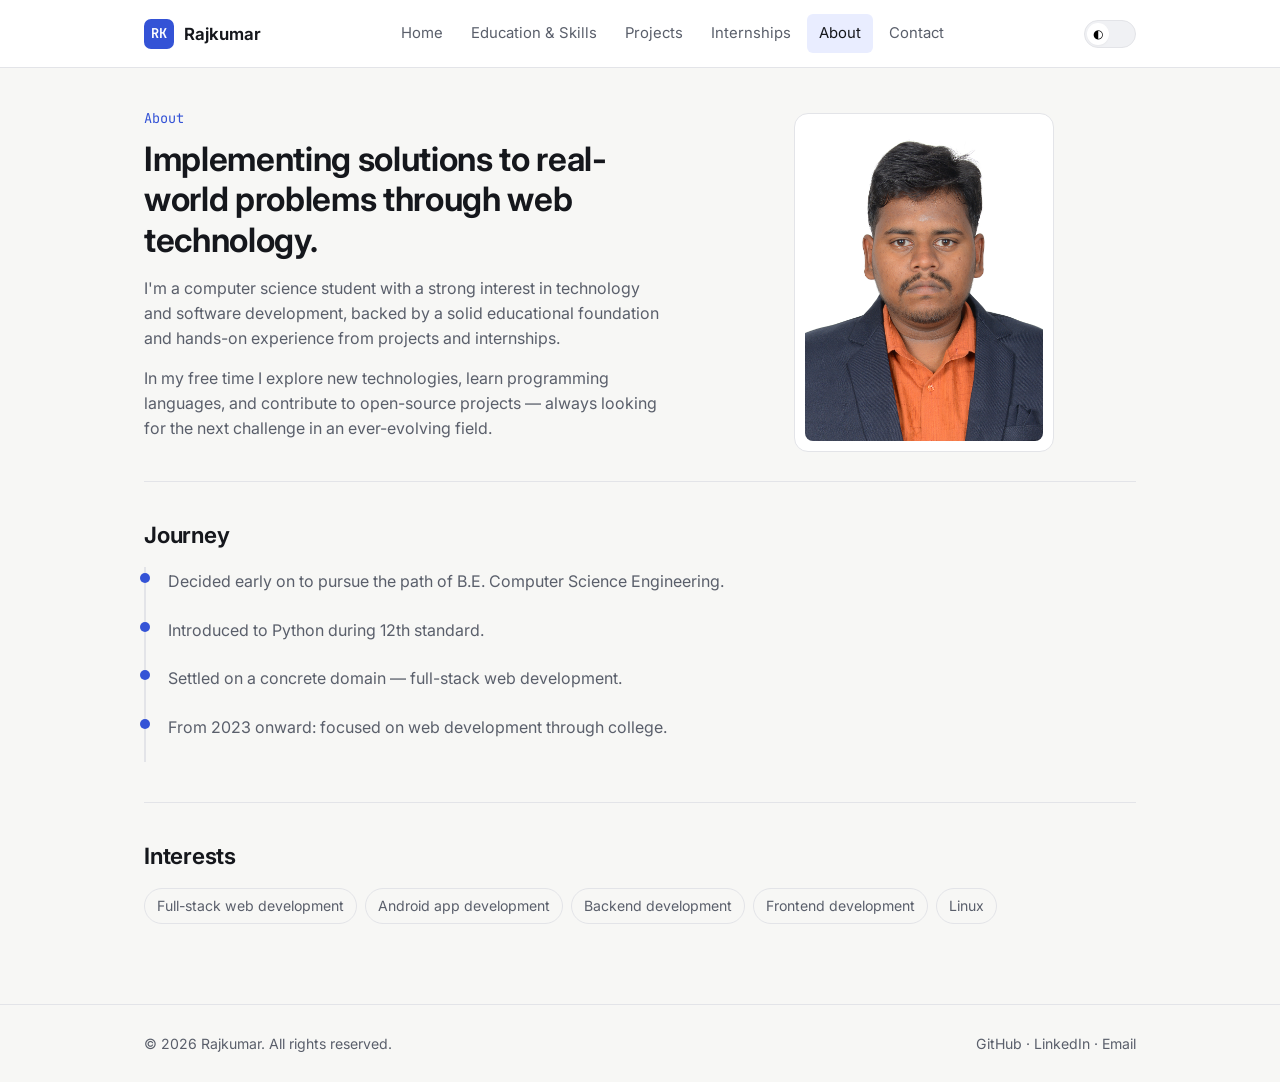
<file: web-src/about.html>
<!DOCTYPE html>
<html lang="en">
<head>
    <meta charset="UTF-8">
    <meta name="viewport" content="width=device-width, initial-scale=1.0">
    <title>About — Rajkumar</title>
    <link rel="preconnect" href="https://fonts.googleapis.com">
    <link rel="preconnect" href="https://fonts.gstatic.com" crossorigin>
    <link href="https://fonts.googleapis.com/css2?family=Inter:wght@400;500;600;650;700&family=JetBrains+Mono:wght@400;500&display=swap" rel="stylesheet">
    <link rel="stylesheet" href="styles.css">
</head>
<body>
    <nav class="site-nav">
        <div class="wrap">
            <a href="index.html" class="brand"><span class="mark">RK</span> Rajkumar</a>
            <button class="nav-burger" aria-label="Toggle menu" aria-expanded="false">☰</button>
            <ul class="nav-links">
                <li><a href="index.html">Home</a></li>
                <li><a href="ed_skills.html">Education & Skills</a></li>
                <li><a href="projects.html">Projects</a></li>
                <li><a href="internships.html">Internships</a></li>
                <li><a href="about.html" aria-current="page">About</a></li>
                <li><a href="contacts.html">Contact</a></li>
            </ul>
            <div class="nav-right">
                <button class="theme-toggle" aria-label="Toggle dark mode"><span class="knob">◐</span></button>
            </div>
        </div>
    </nav>

    <main class="wrap">
        <div class="hero" style="padding-top: 40px;">
            <div>
                <p class="eyebrow">About</p>
                <h1 style="font-size: clamp(1.6rem, 3vw, 2.1rem);">Implementing solutions to real-world problems through web technology.</h1>
                <p>I'm a computer science student with a strong interest in technology and software development, backed by a solid educational foundation and hands-on experience from projects and internships.</p>
                <p>In my free time I explore new technologies, learn programming languages, and contribute to open-source projects — always looking for the next challenge in an ever-evolving field.</p>
            </div>
            <div class="hero-figure">
                <img src="Images/Me in suit.jpg" alt="Portrait of Rajkumar">
            </div>
        </div>

        <section class="block">
            <h2>Journey</h2>
            <ul class="timeline">
                <li>Decided early on to pursue the path of B.E. Computer Science Engineering.</li>
                <li>Introduced to Python during 12th standard.</li>
                <li>Settled on a concrete domain — full-stack web development.</li>
                <li>From 2023 onward: focused on web development through college.</li>
            </ul>
        </section>

        <section class="block">
            <h2>Interests</h2>
            <div class="tag-row">
                <span>Full-stack web development</span>
                <span>Android app development</span>
                <span>Backend development</span>
                <span>Frontend development</span>
                <span>Linux</span>
            </div>
        </section>
    </main>

    <footer>
        <div class="wrap">
            <span>© 2026 Rajkumar. All rights reserved.</span>
            <span>
                <a href="https://github.com/rajkumart5897" target="_blank" rel="noopener">GitHub</a> ·
                <a href="contacts.html">LinkedIn</a> ·
                <a href="contacts.html">Email</a>
            </span>
        </div>
    </footer>
    <script src="theme.js"></script>
</body>
</html>
</file>
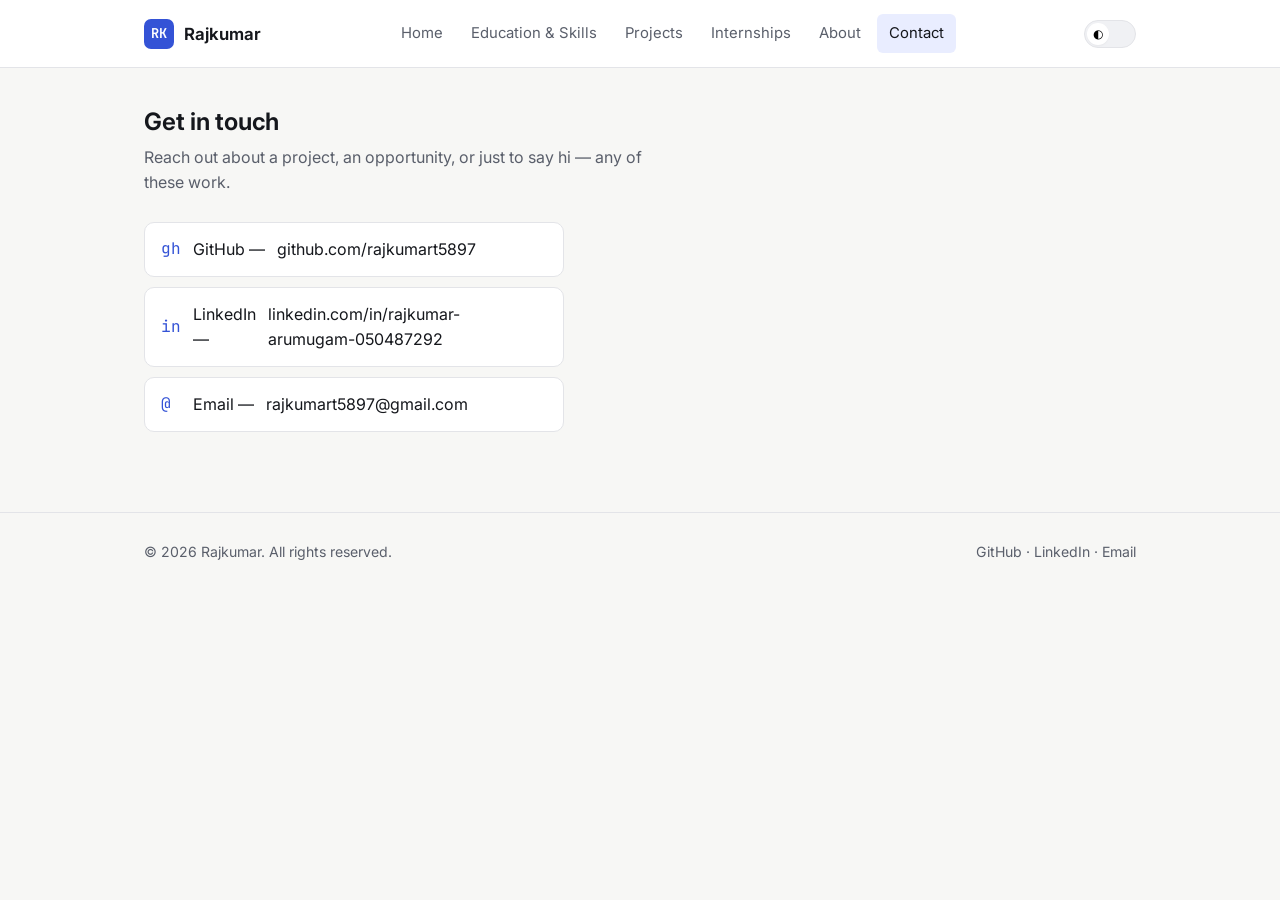
<file: web-src/contacts.html>
<!DOCTYPE html>
<html lang="en">
<head>
    <meta charset="UTF-8">
    <meta name="viewport" content="width=device-width, initial-scale=1.0">
    <title>Contact — Rajkumar</title>
    <link rel="preconnect" href="https://fonts.googleapis.com">
    <link rel="preconnect" href="https://fonts.gstatic.com" crossorigin>
    <link href="https://fonts.googleapis.com/css2?family=Inter:wght@400;500;600;650;700&family=JetBrains+Mono:wght@400;500&display=swap" rel="stylesheet">
    <link rel="stylesheet" href="styles.css">
</head>
<body>
    <nav class="site-nav">
        <div class="wrap">
            <a href="index.html" class="brand"><span class="mark">RK</span> Rajkumar</a>
            <button class="nav-burger" aria-label="Toggle menu" aria-expanded="false">☰</button>
            <ul class="nav-links">
                <li><a href="index.html">Home</a></li>
                <li><a href="ed_skills.html">Education & Skills</a></li>
                <li><a href="projects.html">Projects</a></li>
                <li><a href="internships.html">Internships</a></li>
                <li><a href="about.html">About</a></li>
                <li><a href="contacts.html" aria-current="page">Contact</a></li>
            </ul>
            <div class="nav-right">
                <button class="theme-toggle" aria-label="Toggle dark mode"><span class="knob">◐</span></button>
            </div>
        </div>
    </nav>

    <main class="wrap">
        <section class="block" style="border-top: none; padding-top: 40px;">
            <h1 style="margin: 0 0 8px;">Get in touch</h1>
            <p style="color: var(--text-muted); margin: 0 0 28px; max-width: 54ch;">Reach out about a project, an opportunity, or just to say hi — any of these work.</p>
            <ul class="contact-list">
                <li>
                    <!-- Replace with real GitHub URL -->
                    <a href="https://github.com/rajkumart5897" target="_blank" rel="noopener">
                        <span class="ico">gh</span> GitHub — <span class="text-muted">github.com/rajkumart5897</span>
                    </a>
                </li>
                <li>
                    <!-- Replace with real LinkedIn URL -->
                    <a href="https://www.linkedin.com/in/rajkumar-arumugam-050487292" target="_blank" rel="noopener">
                        <span class="ico">in</span> LinkedIn — <span class="text-muted">linkedin.com/in/rajkumar-arumugam-050487292</span>
                    </a>
                </li>
                <li>
                    <!-- Replace with real email address -->
                    <a href="mailto:rajkumart5897@gmail.com">
                        <span class="ico">@</span> Email — <span class="text-muted">rajkumart5897@gmail.com</span>
                    </a>
                </li>
            </ul>
        </section>
    </main>

    <footer>
        <div class="wrap">
            <span>© 2026 Rajkumar. All rights reserved.</span>
            <span>
                <a href="https://github.com/rajkumart5897" target="_blank" rel="noopener">GitHub</a> ·
                <a href="contacts.html">LinkedIn</a> ·
                <a href="contacts.html">Email</a>
            </span>
        </div>
    </footer>
    <script src="theme.js"></script>
</body>
</html>
</file>
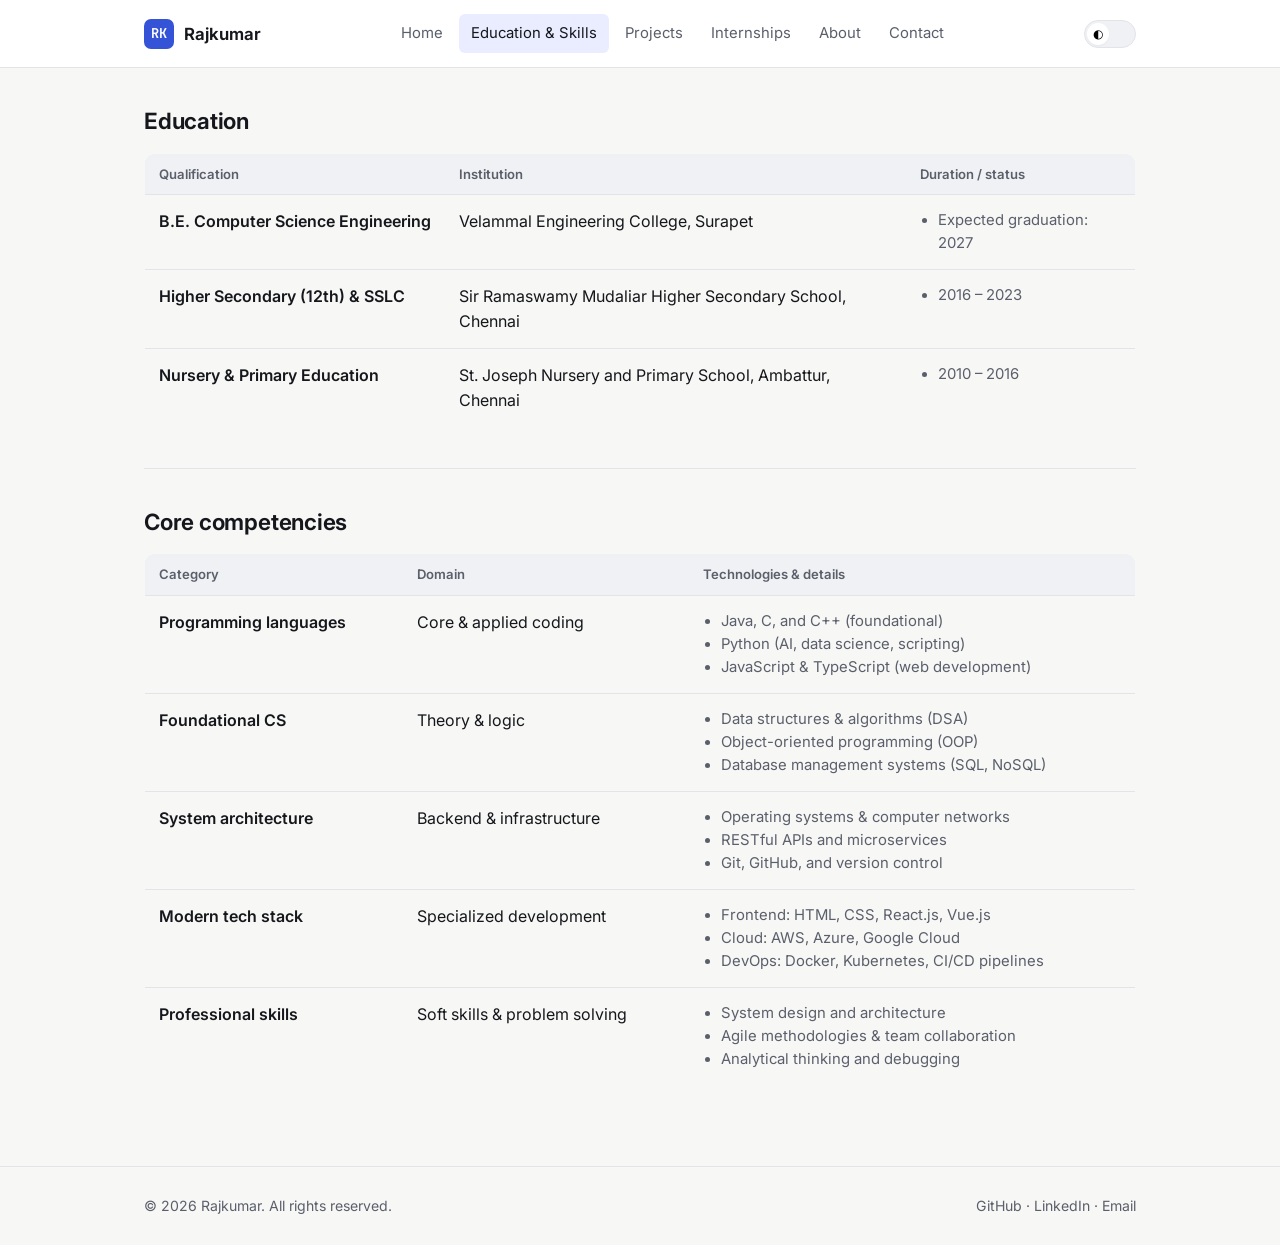
<file: web-src/ed_skills.html>
<!DOCTYPE html>
<html lang="en">
<head>
    <meta charset="UTF-8">
    <meta name="viewport" content="width=device-width, initial-scale=1.0">
    <title>Education & Skills — Rajkumar</title>
    <link rel="preconnect" href="https://fonts.googleapis.com">
    <link rel="preconnect" href="https://fonts.gstatic.com" crossorigin>
    <link href="https://fonts.googleapis.com/css2?family=Inter:wght@400;500;600;650;700&family=JetBrains+Mono:wght@400;500&display=swap" rel="stylesheet">
    <link rel="stylesheet" href="styles.css">
</head>
<body>
    <nav class="site-nav">
        <div class="wrap">
            <a href="index.html" class="brand"><span class="mark">RK</span> Rajkumar</a>
            <button class="nav-burger" aria-label="Toggle menu" aria-expanded="false">☰</button>
            <ul class="nav-links">
                <li><a href="index.html">Home</a></li>
                <li><a href="ed_skills.html" aria-current="page">Education & Skills</a></li>
                <li><a href="projects.html">Projects</a></li>
                <li><a href="internships.html">Internships</a></li>
                <li><a href="about.html">About</a></li>
                <li><a href="contacts.html">Contact</a></li>
            </ul>
            <div class="nav-right">
                <button class="theme-toggle" aria-label="Toggle dark mode"><span class="knob">◐</span></button>
            </div>
        </div>
    </nav>

    <main class="wrap">
        <section class="block" style="border-top: none; padding-top: 40px;">
            <h2>Education</h2>
            <table class="skills-table">
                <thead>
                    <tr><th>Qualification</th><th>Institution</th><th>Duration / status</th></tr>
                </thead>
                <tbody>
                    <tr>
                        <td class="skill-category">B.E. Computer Science Engineering</td>
                        <td>Velammal Engineering College, Surapet</td>
                        <td><ul class="skill-list"><li>Expected graduation: 2027</li></ul></td>
                    </tr>
                    <tr>
                        <td class="skill-category">Higher Secondary (12th) &amp; SSLC</td>
                        <td>Sir Ramaswamy Mudaliar Higher Secondary School, Chennai</td>
                        <td><ul class="skill-list"><li>2016 – 2023</li></ul></td>
                    </tr>
                    <tr>
                        <td class="skill-category">Nursery &amp; Primary Education</td>
                        <td>St. Joseph Nursery and Primary School, Ambattur, Chennai</td>
                        <td><ul class="skill-list"><li>2010 – 2016</li></ul></td>
                    </tr>
                </tbody>
            </table>
        </section>

        <section class="block">
            <h2>Core competencies</h2>
            <table class="skills-table">
                <thead>
                    <tr><th>Category</th><th>Domain</th><th>Technologies & details</th></tr>
                </thead>
                <tbody>
                    <tr>
                        <td class="skill-category">Programming languages</td>
                        <td>Core & applied coding</td>
                        <td>
                            <ul class="skill-list">
                                <li>Java, C, and C++ (foundational)</li>
                                <li>Python (AI, data science, scripting)</li>
                                <li>JavaScript & TypeScript (web development)</li>
                            </ul>
                        </td>
                    </tr>
                    <tr>
                        <td class="skill-category">Foundational CS</td>
                        <td>Theory & logic</td>
                        <td>
                            <ul class="skill-list">
                                <li>Data structures & algorithms (DSA)</li>
                                <li>Object-oriented programming (OOP)</li>
                                <li>Database management systems (SQL, NoSQL)</li>
                            </ul>
                        </td>
                    </tr>
                    <tr>
                        <td class="skill-category">System architecture</td>
                        <td>Backend & infrastructure</td>
                        <td>
                            <ul class="skill-list">
                                <li>Operating systems & computer networks</li>
                                <li>RESTful APIs and microservices</li>
                                <li>Git, GitHub, and version control</li>
                            </ul>
                        </td>
                    </tr>
                    <tr>
                        <td class="skill-category">Modern tech stack</td>
                        <td>Specialized development</td>
                        <td>
                            <ul class="skill-list">
                                <li>Frontend: HTML, CSS, React.js, Vue.js</li>
                                <li>Cloud: AWS, Azure, Google Cloud</li>
                                <li>DevOps: Docker, Kubernetes, CI/CD pipelines</li>
                            </ul>
                        </td>
                    </tr>
                    <tr>
                        <td class="skill-category">Professional skills</td>
                        <td>Soft skills & problem solving</td>
                        <td>
                            <ul class="skill-list">
                                <li>System design and architecture</li>
                                <li>Agile methodologies & team collaboration</li>
                                <li>Analytical thinking and debugging</li>
                            </ul>
                        </td>
                    </tr>
                </tbody>
            </table>
        </section>
    </main>

    <footer>
        <div class="wrap">
            <span>© 2026 Rajkumar. All rights reserved.</span>
            <span>
                <a href="https://github.com/rajkumart5897" target="_blank" rel="noopener">GitHub</a> ·
                <a href="contacts.html">LinkedIn</a> ·
                <a href="contacts.html">Email</a>
            </span>
        </div>
    </footer>
    <script src="theme.js"></script>
</body>
</html>
</file>
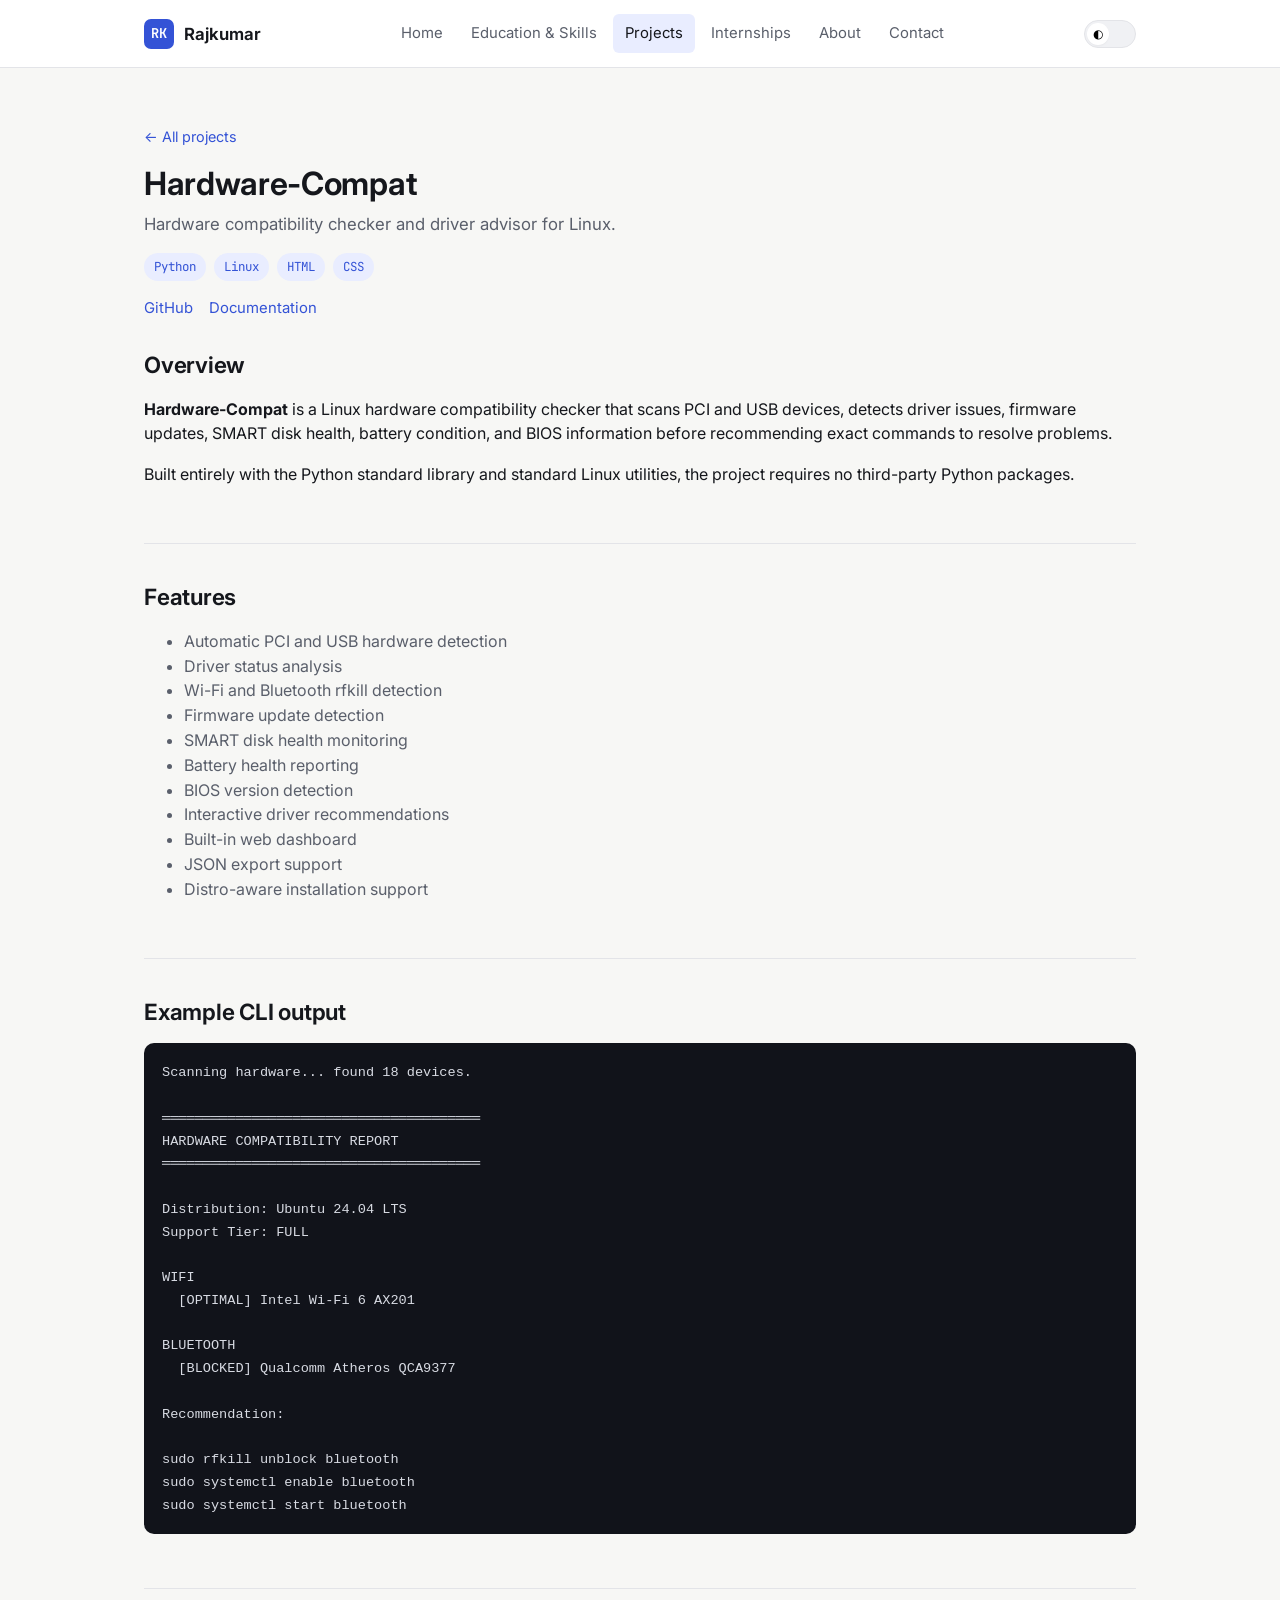
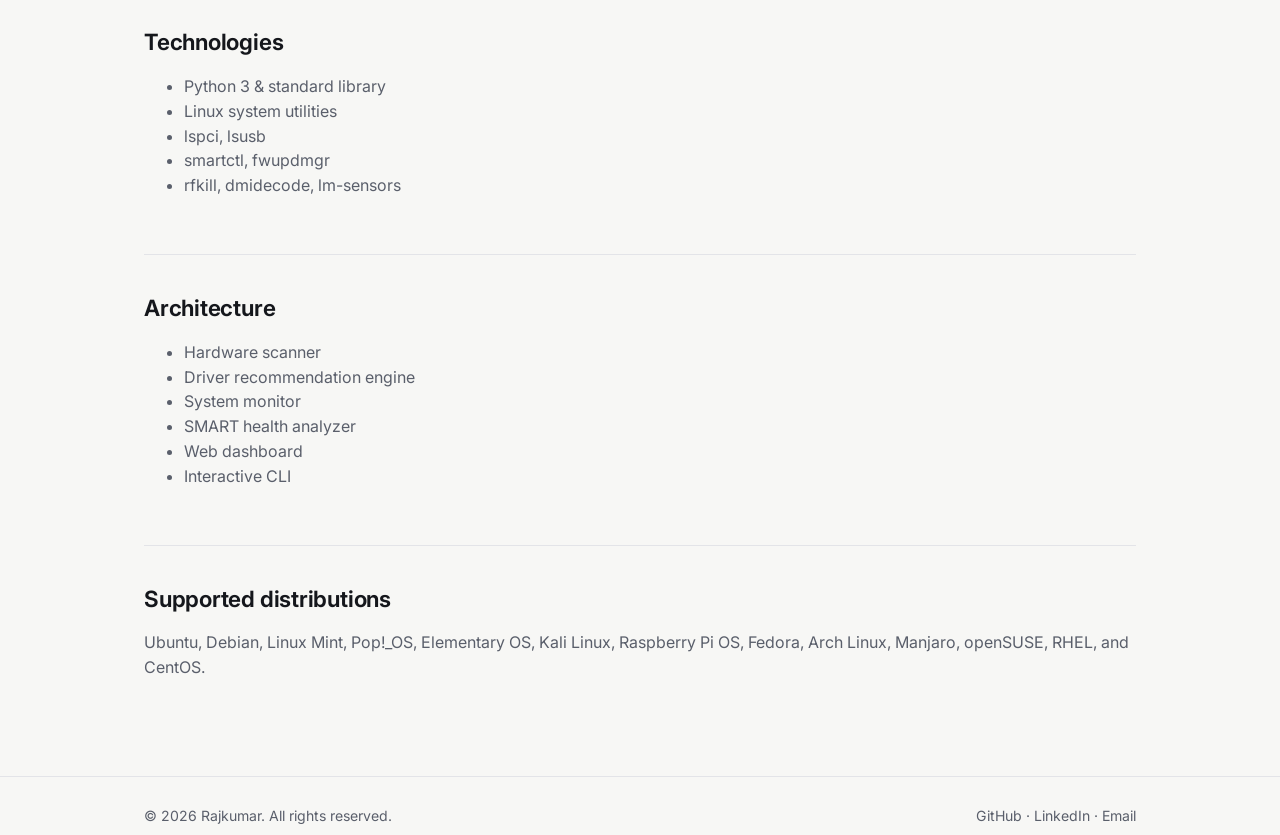
<file: web-src/hardware-compat.html>
<!DOCTYPE html>
<html lang="en">
<head>
    <meta charset="UTF-8">
    <meta name="viewport" content="width=device-width, initial-scale=1.0">
    <title>Hardware-Compat — Rajkumar</title>
    <link rel="preconnect" href="https://fonts.googleapis.com">
    <link rel="preconnect" href="https://fonts.gstatic.com" crossorigin>
    <link href="https://fonts.googleapis.com/css2?family=Inter:wght@400;500;600;650;700&family=JetBrains+Mono:wght@400;500&display=swap" rel="stylesheet">
    <link rel="stylesheet" href="styles.css">
</head>
<body>
    <nav class="site-nav">
        <div class="wrap">
            <a href="index.html" class="brand"><span class="mark">RK</span> Rajkumar</a>
            <button class="nav-burger" aria-label="Toggle menu" aria-expanded="false">☰</button>
            <ul class="nav-links">
                <li><a href="index.html">Home</a></li>
                <li><a href="ed_skills.html">Education & Skills</a></li>
                <li><a href="projects.html" aria-current="page">Projects</a></li>
                <li><a href="internships.html">Internships</a></li>
                <li><a href="about.html">About</a></li>
                <li><a href="contacts.html">Contact</a></li>
            </ul>
            <div class="nav-right">
                <button class="theme-toggle" aria-label="Toggle dark mode"><span class="knob">◐</span></button>
            </div>
        </div>
    </nav>

    <main class="wrap" style="padding-top: 40px;">
        <p><a href="projects.html" style="color: var(--accent); text-decoration: none; font-size: 0.9rem;">← All projects</a></p>

        <header class="project-hero" style="margin: 16px 0 32px;">
            <h1>Hardware-Compat</h1>
            <p class="tagline">Hardware compatibility checker and driver advisor for Linux.</p>
            <div class="tech-stack">
                <span>Python</span><span>Linux</span><span>HTML</span><span>CSS</span>
            </div>
            <div class="project-links">
                <a href="https://github.com/rajkumart5897/Hardware-Compat" target="_blank" rel="noopener">GitHub</a>
                <a href="https://github.com/rajkumart5897/Hardware-Compat/blob/main/README.md" target="_blank" rel="noopener">Documentation</a>
            </div>
        </header>

        <section class="block" style="border-top: none; padding-top: 0;">
            <h2>Overview</h2>
            <p><strong>Hardware-Compat</strong> is a Linux hardware compatibility checker that scans PCI and USB devices, detects driver issues, firmware updates, SMART disk health, battery condition, and BIOS information before recommending exact commands to resolve problems.</p>
            <p>Built entirely with the Python standard library and standard Linux utilities, the project requires no third-party Python packages.</p>
        </section>

        <section class="block">
            <h2>Features</h2>
            <ul style="text-align: left; color: var(--text-muted);">
                <li>Automatic PCI and USB hardware detection</li>
                <li>Driver status analysis</li>
                <li>Wi-Fi and Bluetooth rfkill detection</li>
                <li>Firmware update detection</li>
                <li>SMART disk health monitoring</li>
                <li>Battery health reporting</li>
                <li>BIOS version detection</li>
                <li>Interactive driver recommendations</li>
                <li>Built-in web dashboard</li>
                <li>JSON export support</li>
                <li>Distro-aware installation support</li>
            </ul>
        </section>

        <section class="block">
            <h2>Example CLI output</h2>
            <pre class="terminal"><code>Scanning hardware... found 18 devices.

═══════════════════════════════════════
HARDWARE COMPATIBILITY REPORT
═══════════════════════════════════════

Distribution: Ubuntu 24.04 LTS
Support Tier: FULL

WIFI
  [OPTIMAL] Intel Wi-Fi 6 AX201

BLUETOOTH
  [BLOCKED] Qualcomm Atheros QCA9377

Recommendation:

sudo rfkill unblock bluetooth
sudo systemctl enable bluetooth
sudo systemctl start bluetooth</code></pre>
        </section>

        <section class="block">
            <h2>Technologies</h2>
            <ul style="text-align: left; color: var(--text-muted);">
                <li>Python 3 & standard library</li>
                <li>Linux system utilities</li>
                <li>lspci, lsusb</li>
                <li>smartctl, fwupdmgr</li>
                <li>rfkill, dmidecode, lm-sensors</li>
            </ul>
        </section>

        <section class="block">
            <h2>Architecture</h2>
            <ul style="text-align: left; color: var(--text-muted);">
                <li>Hardware scanner</li>
                <li>Driver recommendation engine</li>
                <li>System monitor</li>
                <li>SMART health analyzer</li>
                <li>Web dashboard</li>
                <li>Interactive CLI</li>
            </ul>
        </section>

        <section class="block">
            <h2>Supported distributions</h2>
            <p style="color: var(--text-muted);">Ubuntu, Debian, Linux Mint, Pop!_OS, Elementary OS, Kali Linux, Raspberry Pi OS, Fedora, Arch Linux, Manjaro, openSUSE, RHEL, and CentOS.</p>
        </section>
    </main>

    <footer>
        <div class="wrap">
            <span>© 2026 Rajkumar. All rights reserved.</span>
            <span>
                <a href="https://github.com/rajkumart5897" target="_blank" rel="noopener">GitHub</a> ·
                <a href="contacts.html">LinkedIn</a> ·
                <a href="contacts.html">Email</a>
            </span>
        </div>
    </footer>
    <script src="theme.js"></script>
</body>
</html>
</file>
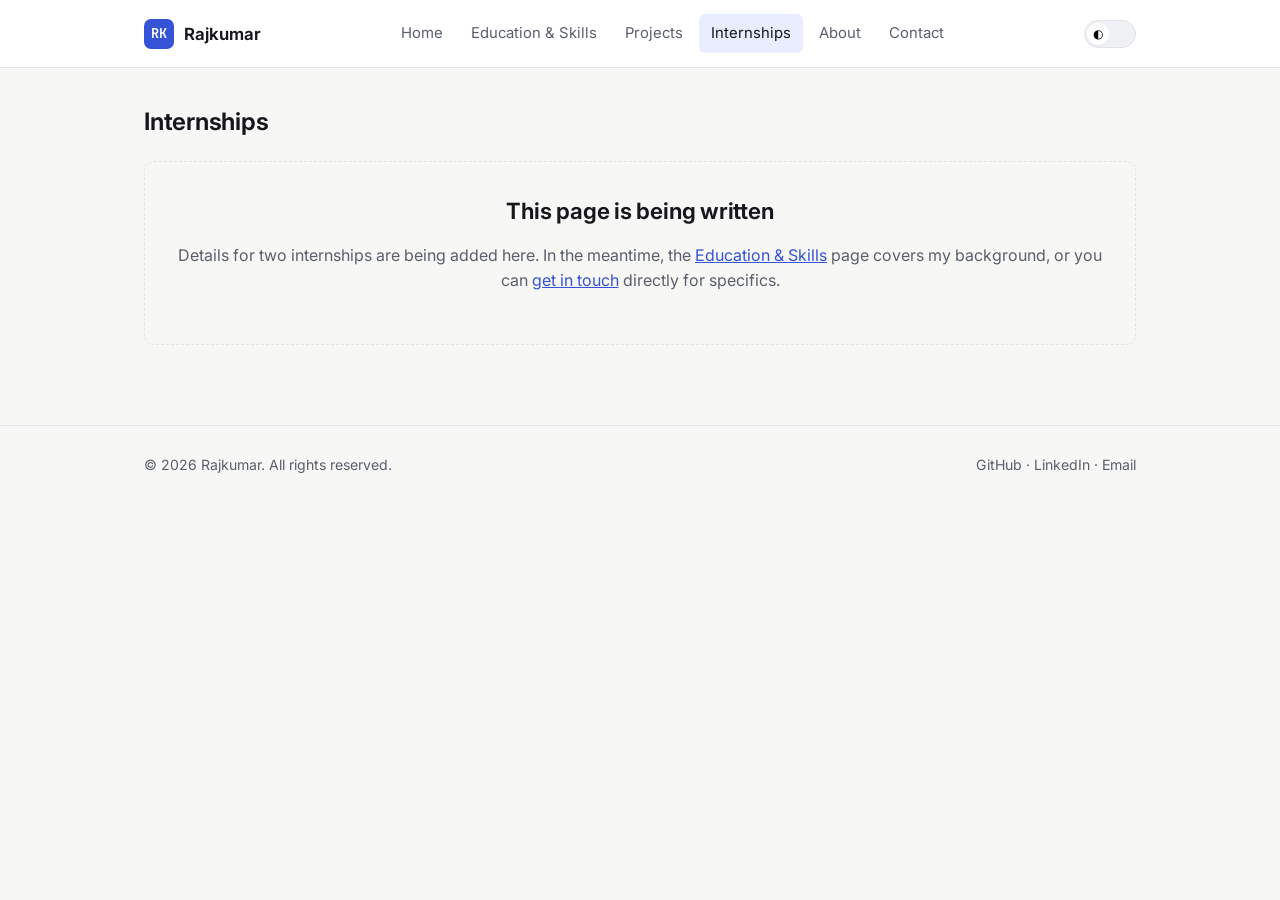
<file: web-src/internships.html>
<!DOCTYPE html>
<html lang="en">
<head>
    <meta charset="UTF-8">
    <meta name="viewport" content="width=device-width, initial-scale=1.0">
    <title>Internships — Rajkumar</title>
    <link rel="preconnect" href="https://fonts.googleapis.com">
    <link rel="preconnect" href="https://fonts.gstatic.com" crossorigin>
    <link href="https://fonts.googleapis.com/css2?family=Inter:wght@400;500;600;650;700&family=JetBrains+Mono:wght@400;500&display=swap" rel="stylesheet">
    <link rel="stylesheet" href="styles.css">
</head>
<body>
    <nav class="site-nav">
        <div class="wrap">
            <a href="index.html" class="brand"><span class="mark">RK</span> Rajkumar</a>
            <button class="nav-burger" aria-label="Toggle menu" aria-expanded="false">☰</button>
            <ul class="nav-links">
                <li><a href="index.html">Home</a></li>
                <li><a href="ed_skills.html">Education & Skills</a></li>
                <li><a href="projects.html">Projects</a></li>
                <li><a href="internships.html" aria-current="page">Internships</a></li>
                <li><a href="about.html">About</a></li>
                <li><a href="contacts.html">Contact</a></li>
            </ul>
            <div class="nav-right">
                <button class="theme-toggle" aria-label="Toggle dark mode"><span class="knob">◐</span></button>
            </div>
        </div>
    </nav>

    <main class="wrap">
        <section class="block" style="border-top: none; padding-top: 40px;">
            <h1 style="margin: 0 0 24px;">Internships</h1>
            <div class="empty-state">
                <h2>This page is being written</h2>
                <p>Details for two internships are being added here. In the meantime, the <a href="ed_skills.html" style="color: var(--accent);">Education & Skills</a> page covers my background, or you can <a href="contacts.html" style="color: var(--accent);">get in touch</a> directly for specifics.</p>
            </div>
        </section>
    </main>

    <footer>
        <div class="wrap">
            <span>© 2026 Rajkumar. All rights reserved.</span>
            <span>
                <a href="https://github.com/rajkumart5897" target="_blank" rel="noopener">GitHub</a> ·
                <a href="contacts.html">LinkedIn</a> ·
                <a href="contacts.html">Email</a>
            </span>
        </div>
    </footer>
    <script src="theme.js"></script>
</body>
</html>
</file>
<file: src/styles.css>
/* ---------------------------------------------------------
   Rajkumar — Portfolio
   Token system: colors are CSS variables so both themes
   share one set of rules. Toggle flips [data-theme] on <html>.
--------------------------------------------------------- */

:root {
  --bg: #f7f7f5;
  --surface: #ffffff;
  --surface-alt: #f0f1f4;
  --border: #e3e4e8;
  --text: #15171c;
  --text-muted: #5a5f6b;
  --accent: #3453d6;
  --accent-contrast: #ffffff;
  --accent-soft: #e9edff;
  --code-bg: #11131a;
  --code-text: #d8dbe3;
  --shadow: 0 1px 2px rgba(20, 21, 26, 0.04);
  --font-sans: "Inter", -apple-system, BlinkMacSystemFont, "Segoe UI", sans-serif;
  --font-mono: "JetBrains Mono", "SFMono-Regular", Consolas, monospace;
  color-scheme: light;
}

:root[data-theme="dark"] {
  --bg: #0d0f13;
  --surface: #15171d;
  --surface-alt: #1b1e26;
  --border: #272b35;
  --text: #ecedef;
  --text-muted: #9aa0ac;
  --accent: #7c9bff;
  --accent-contrast: #0d0f13;
  --accent-soft: #1c2440;
  --code-bg: #0a0b0f;
  --code-text: #d8dbe3;
  --shadow: 0 1px 2px rgba(0, 0, 0, 0.3);
  color-scheme: dark;
}

@media (prefers-color-scheme: dark) {
  :root:not([data-theme="light"]) {
    --bg: #0d0f13;
    --surface: #15171d;
    --surface-alt: #1b1e26;
    --border: #272b35;
    --text: #ecedef;
    --text-muted: #9aa0ac;
    --accent: #7c9bff;
    --accent-contrast: #0d0f13;
    --accent-soft: #1c2440;
    --code-bg: #0a0b0f;
    --code-text: #d8dbe3;
    --shadow: 0 1px 2px rgba(0, 0, 0, 0.3);
    color-scheme: dark;
  }
}

* {
  box-sizing: border-box;
}

html {
  scroll-behavior: smooth;
}

body {
  margin: 0;
  font-family: var(--font-sans);
  background: var(--bg);
  color: var(--text);
  line-height: 1.55;
  transition: background 0.2s ease, color 0.2s ease;
}

h1, h2, h3 {
  font-weight: 650;
  letter-spacing: -0.01em;
  line-height: 1.2;
}

a {
  color: inherit;
}

img {
  max-width: 100%;
}

.wrap {
  max-width: 1040px;
  margin: 0 auto;
  padding: 0 24px;
}

/* ---------------- Nav ---------------- */

.site-nav {
  position: sticky;
  top: 0;
  z-index: 50;
  background: var(--surface);
  border-bottom: 1px solid var(--border);
}

.site-nav .wrap {
  display: flex;
  align-items: center;
  justify-content: space-between;
  gap: 16px;
  padding-top: 14px;
  padding-bottom: 14px;
}

.brand {
  display: flex;
  align-items: center;
  gap: 10px;
  text-decoration: none;
  color: var(--text);
  font-weight: 650;
  font-size: 1.05rem;
}

.brand .mark {
  width: 30px;
  height: 30px;
  border-radius: 7px;
  background: var(--accent);
  color: var(--accent-contrast);
  display: grid;
  place-items: center;
  font-family: var(--font-mono);
  font-size: 0.85rem;
  flex: none;
}

.nav-links {
  list-style: none;
  display: flex;
  align-items: center;
  gap: 4px;
  margin: 0;
  padding: 0;
}

.nav-links a {
  display: inline-block;
  padding: 8px 12px;
  border-radius: 6px;
  text-decoration: none;
  color: var(--text-muted);
  font-size: 0.93rem;
}

.nav-links a:hover {
  color: var(--text);
  background: var(--surface-alt);
}

.nav-links a[aria-current="page"] {
  color: var(--text);
  background: var(--accent-soft);
}

.nav-right {
  display: flex;
  align-items: center;
  gap: 8px;
}

/* theme toggle switch */
.theme-toggle {
  position: relative;
  width: 52px;
  height: 28px;
  border-radius: 999px;
  border: 1px solid var(--border);
  background: var(--surface-alt);
  cursor: pointer;
  flex: none;
  padding: 0;
}

.theme-toggle .knob {
  position: absolute;
  top: 2px;
  left: 2px;
  width: 22px;
  height: 22px;
  border-radius: 50%;
  background: var(--surface);
  box-shadow: var(--shadow);
  display: grid;
  place-items: center;
  font-size: 12px;
  transition: left 0.18s ease;
}

:root[data-theme="dark"] .theme-toggle .knob {
  left: 26px;
}

.nav-burger {
  display: none;
  width: 36px;
  height: 36px;
  border: 1px solid var(--border);
  border-radius: 7px;
  background: var(--surface);
  color: var(--text);
  cursor: pointer;
}

/* ---------------- Hero ---------------- */

.hero {
  display: grid;
  grid-template-columns: 1.1fr 0.9fr;
  gap: 48px;
  align-items: center;
  padding: 56px 0 24px;
}

.hero .eyebrow {
  font-family: var(--font-mono);
  font-size: 0.85rem;
  color: var(--accent);
  margin: 0 0 10px;
}

.hero h1 {
  font-size: clamp(2rem, 4vw, 2.75rem);
  margin: 0 0 6px;
}

.hero .role {
  color: var(--text-muted);
  font-size: 1.1rem;
  margin: 0 0 18px;
}

.hero p {
  max-width: 54ch;
  color: var(--text-muted);
}

.hero-figure {
  justify-self: center;
  width: 260px;
  border: 1px solid var(--border);
  border-radius: 14px;
  padding: 10px;
  background: var(--surface);
}

.hero-figure img {
  display: block;
  width: 100%;
  aspect-ratio: 3 / 4;
  object-fit: cover;
  border-radius: 8px;
}

/* ---------------- Buttons ---------------- */

.button-group {
  display: flex;
  gap: 12px;
  margin: 24px 0 8px;
  flex-wrap: wrap;
}

.btn {
  font-family: var(--font-sans);
  font-size: 0.95rem;
  padding: 11px 20px;
  border-radius: 8px;
  border: 1px solid var(--accent);
  background: var(--accent);
  color: var(--accent-contrast);
  cursor: pointer;
  text-decoration: none;
  display: inline-flex;
  align-items: center;
  gap: 8px;
}

.btn.ghost {
  background: transparent;
  color: var(--text);
  border-color: var(--border);
}

.btn:hover {
  opacity: 0.9;
}

/* ---------------- Section scaffolding ---------------- */

section.block {
  padding: 40px 0;
  border-top: 1px solid var(--border);
}

section.block h2 {
  font-size: 1.4rem;
  margin: 0 0 18px;
}

/* stat strip (home) — a row, not identical cards */
.stat-strip {
  display: flex;
  flex-wrap: wrap;
  gap: 0;
  border: 1px solid var(--border);
  border-radius: 10px;
  overflow: hidden;
}

.stat-strip .stat {
  flex: 1 1 140px;
  padding: 18px 20px;
  border-right: 1px solid var(--border);
}

.stat-strip .stat:last-child {
  border-right: none;
}

.stat .num {
  font-family: var(--font-mono);
  font-size: 1.5rem;
  color: var(--accent);
  display: block;
}

.stat .label {
  color: var(--text-muted);
  font-size: 0.9rem;
}

/* featured work — unequal bento blocks */
.feature-grid {
  display: grid;
  grid-template-columns: 1.4fr 1fr;
  gap: 16px;
}

.feature-card {
  border: 1px solid var(--border);
  border-radius: 10px;
  padding: 22px;
  background: var(--surface);
}

.feature-card.wide {
  grid-column: 1 / 2;
  grid-row: 1 / 3;
}

.feature-card h3 {
  margin: 0 0 8px;
  font-size: 1.1rem;
}

.feature-card p {
  color: var(--text-muted);
  font-size: 0.93rem;
  margin: 0 0 12px;
}

.feature-card a {
  font-size: 0.88rem;
  color: var(--accent);
  text-decoration: none;
}

/* ---------------- Tables (Education & Skills) ---------------- */

.skills-table {
  width: 100%;
  border-collapse: collapse;
  border: 1px solid var(--border);
  border-radius: 10px;
  overflow: hidden;
}

.skills-table th {
  text-align: left;
  font-size: 0.82rem;
  color: var(--text-muted);
  font-weight: 600;
  padding: 10px 14px;
  background: var(--surface-alt);
  border-bottom: 1px solid var(--border);
}

.skills-table td {
  padding: 14px;
  border-bottom: 1px solid var(--border);
  vertical-align: top;
}

.skills-table tr:last-child td {
  border-bottom: none;
}

.skill-category {
  font-weight: 600;
  white-space: nowrap;
}

.skill-list {
  margin: 0;
  padding-left: 18px;
}

.skill-list li {
  color: var(--text-muted);
  font-size: 0.93rem;
}

/* ---------------- Project page ---------------- */

.project-hero h1 {
  margin: 0 0 8px;
  font-size: 2rem;
}

.tagline {
  color: var(--text-muted);
  font-size: 1.05rem;
  margin: 0 0 16px;
}

.tech-stack {
  display: flex;
  flex-wrap: wrap;
  gap: 8px;
  margin-bottom: 16px;
}

.tech-stack span {
  font-family: var(--font-mono);
  font-size: 0.78rem;
  padding: 4px 10px;
  border-radius: 999px;
  background: var(--accent-soft);
  color: var(--accent);
}

.project-links {
  display: flex;
  gap: 16px;
}

.project-links a {
  color: var(--accent);
  text-decoration: none;
  font-size: 0.93rem;
}

.terminal {
  display: block;
  background: var(--code-bg);
  color: var(--code-text);
  font-family: var(--font-mono);
  font-size: 0.85rem;
  padding: 18px;
  border-radius: 10px;
  overflow-x: auto;
  white-space: pre;
  line-height: 1.6;
}

/* ---------------- Timeline (About) ---------------- */

.timeline {
  list-style: none;
  margin: 0;
  padding: 0;
  border-left: 2px solid var(--border);
}

.timeline li {
  position: relative;
  padding: 2px 0 22px 22px;
  color: var(--text-muted);
}

.timeline li::before {
  content: "";
  position: absolute;
  left: -6px;
  top: 6px;
  width: 10px;
  height: 10px;
  border-radius: 50%;
  background: var(--accent);
}

.tag-row {
  display: flex;
  flex-wrap: wrap;
  gap: 8px;
}

.tag-row span {
  font-size: 0.88rem;
  padding: 6px 12px;
  border-radius: 999px;
  border: 1px solid var(--border);
  color: var(--text-muted);
}

/* ---------------- Contact ---------------- */

.contact-list {
  list-style: none;
  margin: 0;
  padding: 0;
  display: grid;
  gap: 10px;
  max-width: 420px;
}

.contact-list a {
  display: flex;
  align-items: center;
  gap: 12px;
  padding: 14px 16px;
  border: 1px solid var(--border);
  border-radius: 10px;
  text-decoration: none;
  color: var(--text);
  background: var(--surface);
}

.contact-list a:hover {
  border-color: var(--accent);
}

.contact-list .ico {
  font-family: var(--font-mono);
  color: var(--accent);
  width: 20px;
}

/* ---------------- Empty state (Internships) ---------------- */

.empty-state {
  border: 1px dashed var(--border);
  border-radius: 10px;
  padding: 36px 24px;
  text-align: center;
  color: var(--text-muted);
}

.empty-state h2 {
  color: var(--text);
  margin: 0 0 8px;
}

/* ---------------- Footer ---------------- */

footer {
  border-top: 1px solid var(--border);
  padding: 28px 0;
  margin-top: 40px;
}

footer .wrap {
  display: flex;
  justify-content: space-between;
  flex-wrap: wrap;
  gap: 10px;
  color: var(--text-muted);
  font-size: 0.88rem;
}

footer a {
  color: var(--text-muted);
  text-decoration: none;
}

footer a:hover {
  color: var(--accent);
}

/* ---------------- Responsive ---------------- */

@media (max-width: 760px) {
  .hero {
    grid-template-columns: 1fr;
    padding-top: 32px;
  }

  .hero-figure {
    width: 180px;
    order: -1;
  }

  .feature-grid {
    grid-template-columns: 1fr;
  }

  .feature-card.wide {
    grid-column: 1;
    grid-row: auto;
  }

  .stat-strip {
    flex-direction: column;
  }

  .stat-strip .stat {
    border-right: none;
    border-bottom: 1px solid var(--border);
  }

  .stat-strip .stat:last-child {
    border-bottom: none;
  }

  .nav-burger {
    display: block;
  }

  .nav-links {
    position: absolute;
    top: 100%;
    left: 0;
    right: 0;
    flex-direction: column;
    align-items: stretch;
    background: var(--surface);
    border-bottom: 1px solid var(--border);
    padding: 8px 24px 16px;
    display: none;
  }

  .nav-links.open {
    display: flex;
  }

  .nav-links a {
    padding: 10px 8px;
  }
}
</file>
<file: web-src/styles.css>
/* ---------------------------------------------------------
   Rajkumar — Portfolio
   Token system: colors are CSS variables so both themes
   share one set of rules. Toggle flips [data-theme] on <html>.
--------------------------------------------------------- */

:root {
  --bg: #f7f7f5;
  --surface: #ffffff;
  --surface-alt: #f0f1f4;
  --border: #e3e4e8;
  --text: #15171c;
  --text-muted: #5a5f6b;
  --accent: #3453d6;
  --accent-contrast: #ffffff;
  --accent-soft: #e9edff;
  --code-bg: #11131a;
  --code-text: #d8dbe3;
  --shadow: 0 1px 2px rgba(20, 21, 26, 0.04);
  --font-sans: "Inter", -apple-system, BlinkMacSystemFont, "Segoe UI", sans-serif;
  --font-mono: "JetBrains Mono", "SFMono-Regular", Consolas, monospace;
  color-scheme: light;
}

:root[data-theme="dark"] {
  --bg: #0d0f13;
  --surface: #15171d;
  --surface-alt: #1b1e26;
  --border: #272b35;
  --text: #ecedef;
  --text-muted: #9aa0ac;
  --accent: #7c9bff;
  --accent-contrast: #0d0f13;
  --accent-soft: #1c2440;
  --code-bg: #0a0b0f;
  --code-text: #d8dbe3;
  --shadow: 0 1px 2px rgba(0, 0, 0, 0.3);
  color-scheme: dark;
}

@media (prefers-color-scheme: dark) {
  :root:not([data-theme="light"]) {
    --bg: #0d0f13;
    --surface: #15171d;
    --surface-alt: #1b1e26;
    --border: #272b35;
    --text: #ecedef;
    --text-muted: #9aa0ac;
    --accent: #7c9bff;
    --accent-contrast: #0d0f13;
    --accent-soft: #1c2440;
    --code-bg: #0a0b0f;
    --code-text: #d8dbe3;
    --shadow: 0 1px 2px rgba(0, 0, 0, 0.3);
    color-scheme: dark;
  }
}

* {
  box-sizing: border-box;
}

html {
  scroll-behavior: smooth;
}

body {
  margin: 0;
  font-family: var(--font-sans);
  background: var(--bg);
  color: var(--text);
  line-height: 1.55;
  transition: background 0.2s ease, color 0.2s ease;
}

h1, h2, h3 {
  font-weight: 650;
  letter-spacing: -0.01em;
  line-height: 1.2;
}

a {
  color: inherit;
}

img {
  max-width: 100%;
}

.wrap {
  max-width: 1040px;
  margin: 0 auto;
  padding: 0 24px;
}

/* ---------------- Nav ---------------- */

.site-nav {
  position: sticky;
  top: 0;
  z-index: 50;
  background: var(--surface);
  border-bottom: 1px solid var(--border);
}

.site-nav .wrap {
  display: flex;
  align-items: center;
  justify-content: space-between;
  gap: 16px;
  padding-top: 14px;
  padding-bottom: 14px;
}

.brand {
  display: flex;
  align-items: center;
  gap: 10px;
  text-decoration: none;
  color: var(--text);
  font-weight: 650;
  font-size: 1.05rem;
}

.brand .mark {
  width: 30px;
  height: 30px;
  border-radius: 7px;
  background: var(--accent);
  color: var(--accent-contrast);
  display: grid;
  place-items: center;
  font-family: var(--font-mono);
  font-size: 0.85rem;
  flex: none;
}

.nav-links {
  list-style: none;
  display: flex;
  align-items: center;
  gap: 4px;
  margin: 0;
  padding: 0;
}

.nav-links a {
  display: inline-block;
  padding: 8px 12px;
  border-radius: 6px;
  text-decoration: none;
  color: var(--text-muted);
  font-size: 0.93rem;
}

.nav-links a:hover {
  color: var(--text);
  background: var(--surface-alt);
}

.nav-links a[aria-current="page"] {
  color: var(--text);
  background: var(--accent-soft);
}

.nav-right {
  display: flex;
  align-items: center;
  gap: 8px;
}

/* theme toggle switch */
.theme-toggle {
  position: relative;
  width: 52px;
  height: 28px;
  border-radius: 999px;
  border: 1px solid var(--border);
  background: var(--surface-alt);
  cursor: pointer;
  flex: none;
  padding: 0;
}

.theme-toggle .knob {
  position: absolute;
  top: 2px;
  left: 2px;
  width: 22px;
  height: 22px;
  border-radius: 50%;
  background: var(--surface);
  box-shadow: var(--shadow);
  display: grid;
  place-items: center;
  font-size: 12px;
  transition: left 0.18s ease;
}

:root[data-theme="dark"] .theme-toggle .knob {
  left: 26px;
}

.nav-burger {
  display: none;
  width: 36px;
  height: 36px;
  border: 1px solid var(--border);
  border-radius: 7px;
  background: var(--surface);
  color: var(--text);
  cursor: pointer;
}

/* ---------------- Hero ---------------- */

.hero {
  display: grid;
  grid-template-columns: 1.1fr 0.9fr;
  gap: 48px;
  align-items: center;
  padding: 56px 0 24px;
}

.hero .eyebrow {
  font-family: var(--font-mono);
  font-size: 0.85rem;
  color: var(--accent);
  margin: 0 0 10px;
}

.hero h1 {
  font-size: clamp(2rem, 4vw, 2.75rem);
  margin: 0 0 6px;
}

.hero .role {
  color: var(--text-muted);
  font-size: 1.1rem;
  margin: 0 0 18px;
}

.hero p {
  max-width: 54ch;
  color: var(--text-muted);
}

.hero-figure {
  justify-self: center;
  width: 260px;
  border: 1px solid var(--border);
  border-radius: 14px;
  padding: 10px;
  background: var(--surface);
}

.hero-figure img {
  display: block;
  width: 100%;
  aspect-ratio: 3 / 4;
  object-fit: cover;
  border-radius: 8px;
}

/* ---------------- Buttons ---------------- */

.button-group {
  display: flex;
  gap: 12px;
  margin: 24px 0 8px;
  flex-wrap: wrap;
}

.btn {
  font-family: var(--font-sans);
  font-size: 0.95rem;
  padding: 11px 20px;
  border-radius: 8px;
  border: 1px solid var(--accent);
  background: var(--accent);
  color: var(--accent-contrast);
  cursor: pointer;
  text-decoration: none;
  display: inline-flex;
  align-items: center;
  gap: 8px;
}

.btn.ghost {
  background: transparent;
  color: var(--text);
  border-color: var(--border);
}

.btn:hover {
  opacity: 0.9;
}

/* ---------------- Section scaffolding ---------------- */

section.block {
  padding: 40px 0;
  border-top: 1px solid var(--border);
}

section.block h2 {
  font-size: 1.4rem;
  margin: 0 0 18px;
}

/* stat strip (home) — a row, not identical cards */
.stat-strip {
  display: flex;
  flex-wrap: wrap;
  gap: 0;
  border: 1px solid var(--border);
  border-radius: 10px;
  overflow: hidden;
}

.stat-strip .stat {
  flex: 1 1 140px;
  padding: 18px 20px;
  border-right: 1px solid var(--border);
}

.stat-strip .stat:last-child {
  border-right: none;
}

.stat .num {
  font-family: var(--font-mono);
  font-size: 1.5rem;
  color: var(--accent);
  display: block;
}

.stat .label {
  color: var(--text-muted);
  font-size: 0.9rem;
}

/* featured work — unequal bento blocks */
.feature-grid {
  display: grid;
  grid-template-columns: 1.4fr 1fr;
  gap: 16px;
}

.feature-card {
  border: 1px solid var(--border);
  border-radius: 10px;
  padding: 22px;
  background: var(--surface);
}

.feature-card.wide {
  grid-column: 1 / 2;
  grid-row: 1 / 3;
}

.feature-card h3 {
  margin: 0 0 8px;
  font-size: 1.1rem;
}

.feature-card p {
  color: var(--text-muted);
  font-size: 0.93rem;
  margin: 0 0 12px;
}

.feature-card a {
  font-size: 0.88rem;
  color: var(--accent);
  text-decoration: none;
}

/* ---------------- Tables (Education & Skills) ---------------- */

.skills-table {
  width: 100%;
  border-collapse: collapse;
  border: 1px solid var(--border);
  border-radius: 10px;
  overflow: hidden;
}

.skills-table th {
  text-align: left;
  font-size: 0.82rem;
  color: var(--text-muted);
  font-weight: 600;
  padding: 10px 14px;
  background: var(--surface-alt);
  border-bottom: 1px solid var(--border);
}

.skills-table td {
  padding: 14px;
  border-bottom: 1px solid var(--border);
  vertical-align: top;
}

.skills-table tr:last-child td {
  border-bottom: none;
}

.skill-category {
  font-weight: 600;
  white-space: nowrap;
}

.skill-list {
  margin: 0;
  padding-left: 18px;
}

.skill-list li {
  color: var(--text-muted);
  font-size: 0.93rem;
}

/* ---------------- Project page ---------------- */

.project-hero h1 {
  margin: 0 0 8px;
  font-size: 2rem;
}

.tagline {
  color: var(--text-muted);
  font-size: 1.05rem;
  margin: 0 0 16px;
}

.tech-stack {
  display: flex;
  flex-wrap: wrap;
  gap: 8px;
  margin-bottom: 16px;
}

.tech-stack span {
  font-family: var(--font-mono);
  font-size: 0.78rem;
  padding: 4px 10px;
  border-radius: 999px;
  background: var(--accent-soft);
  color: var(--accent);
}

.project-links {
  display: flex;
  gap: 16px;
}

.project-links a {
  color: var(--accent);
  text-decoration: none;
  font-size: 0.93rem;
}

.terminal {
  display: block;
  background: var(--code-bg);
  color: var(--code-text);
  font-family: var(--font-mono);
  font-size: 0.85rem;
  padding: 18px;
  border-radius: 10px;
  overflow-x: auto;
  white-space: pre;
  line-height: 1.6;
}

/* ---------------- Timeline (About) ---------------- */

.timeline {
  list-style: none;
  margin: 0;
  padding: 0;
  border-left: 2px solid var(--border);
}

.timeline li {
  position: relative;
  padding: 2px 0 22px 22px;
  color: var(--text-muted);
}

.timeline li::before {
  content: "";
  position: absolute;
  left: -6px;
  top: 6px;
  width: 10px;
  height: 10px;
  border-radius: 50%;
  background: var(--accent);
}

.tag-row {
  display: flex;
  flex-wrap: wrap;
  gap: 8px;
}

.tag-row span {
  font-size: 0.88rem;
  padding: 6px 12px;
  border-radius: 999px;
  border: 1px solid var(--border);
  color: var(--text-muted);
}

/* ---------------- Contact ---------------- */

.contact-list {
  list-style: none;
  margin: 0;
  padding: 0;
  display: grid;
  gap: 10px;
  max-width: 420px;
}

.contact-list a {
  display: flex;
  align-items: center;
  gap: 12px;
  padding: 14px 16px;
  border: 1px solid var(--border);
  border-radius: 10px;
  text-decoration: none;
  color: var(--text);
  background: var(--surface);
}

.contact-list a:hover {
  border-color: var(--accent);
}

.contact-list .ico {
  font-family: var(--font-mono);
  color: var(--accent);
  width: 20px;
}

/* ---------------- Empty state (Internships) ---------------- */

.empty-state {
  border: 1px dashed var(--border);
  border-radius: 10px;
  padding: 36px 24px;
  text-align: center;
  color: var(--text-muted);
}

.empty-state h2 {
  color: var(--text);
  margin: 0 0 8px;
}

/* ---------------- Footer ---------------- */

footer {
  border-top: 1px solid var(--border);
  padding: 28px 0;
  margin-top: 40px;
}

footer .wrap {
  display: flex;
  justify-content: space-between;
  flex-wrap: wrap;
  gap: 10px;
  color: var(--text-muted);
  font-size: 0.88rem;
}

footer a {
  color: var(--text-muted);
  text-decoration: none;
}

footer a:hover {
  color: var(--accent);
}

/* ---------------- Responsive ---------------- */

@media (max-width: 760px) {
  .hero {
    grid-template-columns: 1fr;
    padding-top: 32px;
  }

  .hero-figure {
    width: 180px;
    order: -1;
  }

  .feature-grid {
    grid-template-columns: 1fr;
  }

  .feature-card.wide {
    grid-column: 1;
    grid-row: auto;
  }

  .stat-strip {
    flex-direction: column;
  }

  .stat-strip .stat {
    border-right: none;
    border-bottom: 1px solid var(--border);
  }

  .stat-strip .stat:last-child {
    border-bottom: none;
  }

  .nav-burger {
    display: block;
  }

  .nav-links {
    position: absolute;
    top: 100%;
    left: 0;
    right: 0;
    flex-direction: column;
    align-items: stretch;
    background: var(--surface);
    border-bottom: 1px solid var(--border);
    padding: 8px 24px 16px;
    display: none;
  }

  .nav-links.open {
    display: flex;
  }

  .nav-links a {
    padding: 10px 8px;
  }
}
</file>
